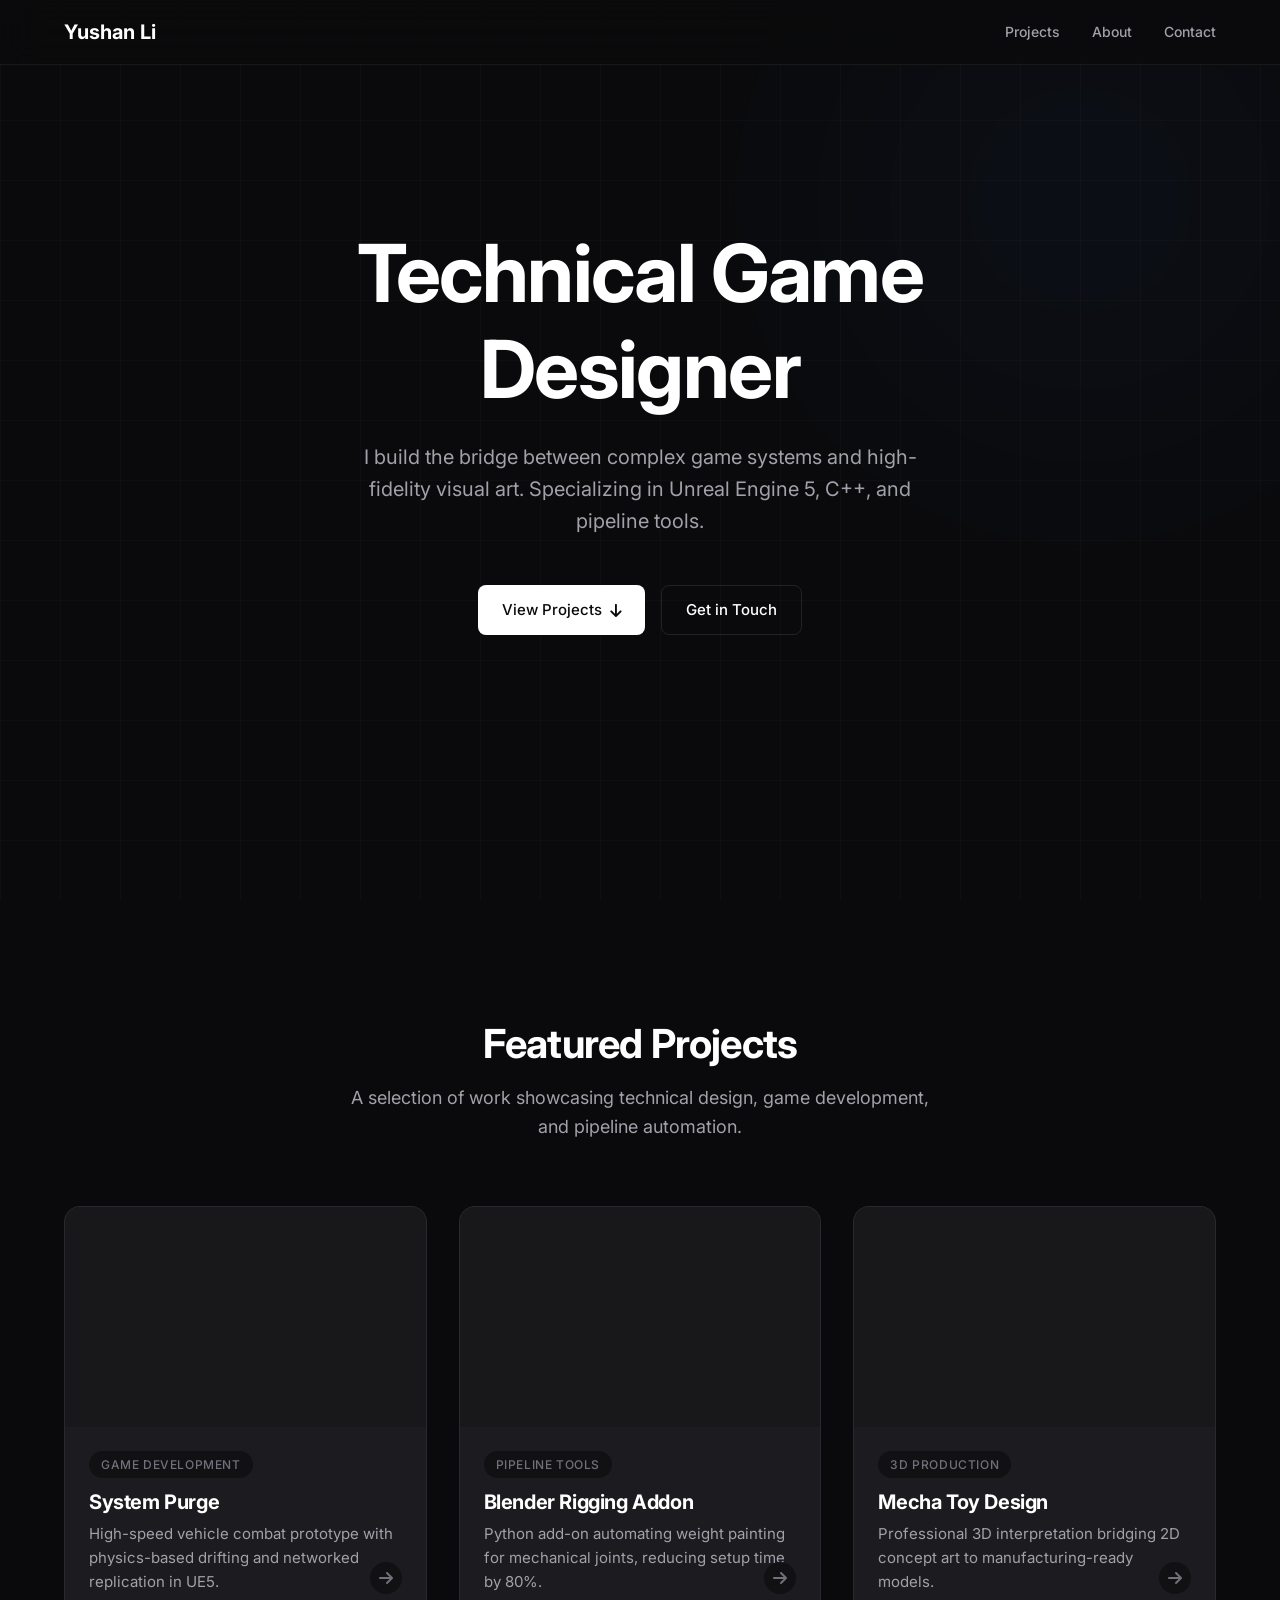
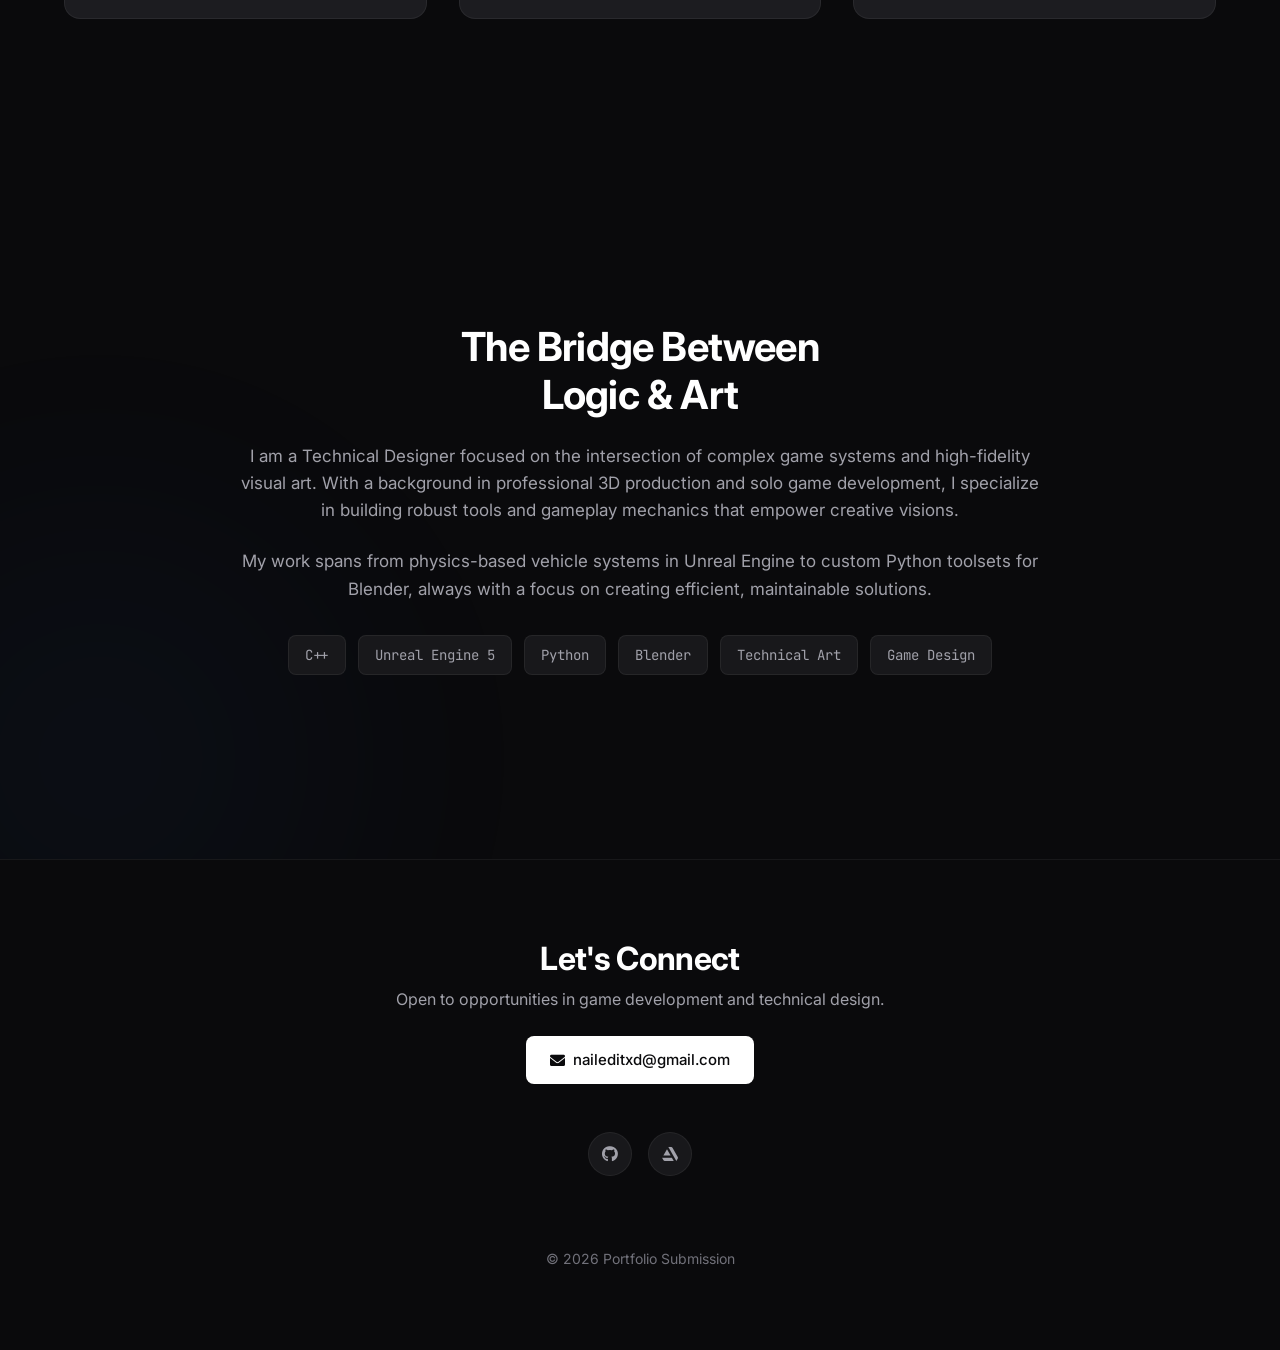
<file: index.html>
<!DOCTYPE html>
<html lang="en">

<head>
    <meta charset="UTF-8">
    <meta name="viewport" content="width=device-width, initial-scale=1.0">
    <title>Yushan Li - Technical Game Designer Portfolio</title>
    <meta name="description"
        content="Technical Game Designer specializing in Unreal Engine 5, C++, and Python. Creating the bridge between complex systems and high-fidelity visual art.">

    <!-- Styles -->
    <link rel="stylesheet" href="css/styles.css">
    <link href="https://cdnjs.cloudflare.com/ajax/libs/font-awesome/6.0.0/css/all.min.css" rel="stylesheet">
</head>

<body class="">

    <!-- Navigation -->
    <nav class="nav" style="transform: translateY(0px);">
        <div class="container nav-content">
            <a href="#" class="nav-logo">Yushan Li<br></a>
            <ul class="nav-links">
                <li><a href="#projects">Projects</a></li>

                <li><a href="#about">About</a></li>
                <li><a href="#contact">Contact</a></li>
            </ul>
        </div>
    </nav>

    <!-- Hero Section -->
    <section class="hero">
        <div class="bg-grid"></div>
        <div class="bg-gradient-radial" style="top: -200px; right: -200px;"></div>

        <div class="container hero-content">
            <!-- Badge Removed -->
            <!-- <div class="hero-badge">
                 <span class="">Available for opportunities</span>
            </div> -->

            <h1 class="">Technical Game<br>Designer</h1>

            <p class="hero-description">
                I build the bridge between complex game systems and high-fidelity visual art.
                Specializing in Unreal Engine 5, C++, and pipeline tools.
            </p>

            <div class="hero-cta">
                <a href="#projects" class="btn btn-primary">
                    <span class="">View Projects</span>
                    <i class="fas fa-arrow-down"></i>
                </a>
                <a href="#contact" class="btn btn-secondary">
                    <span class="">Get in Touch</span>
                </a>
            </div>
        </div>
    </section>

    <!-- Projects Section -->
    <section id="projects">
        <div class="container">
            <div class="section-header fade-in">
                <h2 class="">Featured Projects</h2>
                <p class="">A selection of work showcasing technical design, game development, and pipeline automation.
                </p>
            </div>

            <div class="projects-grid stagger-children">

                <!-- System Purge -->
                <a href="projects/system-purge.html" class="project-card system-purge"
                    style="opacity: 1; transform: translateY(0px); transition: none;">
                    <div class="project-card-image img-placeholder" data-media-type="image"
                        style="background-image: url(&quot;https://raw.githubusercontent.com/lys20001205/PortFWeb/main/assets/uploads/1769371151132_sp.jpg&quot;); background-size: 121%; background-position: 50% 86%;">

                    </div>
                    <div class="project-card-content">
                        <span class="project-card-tag">Game Development</span>
                        <h3 class="">System Purge</h3>
                        <p class="">High-speed vehicle combat prototype with physics-based drifting and networked
                            replication in
                            UE5.</p>
                    </div>
                    <div class="project-card-arrow">
                        <i class="fas fa-arrow-right"></i>
                    </div>
                </a>

                <!-- Blender Addon -->
                <a href="projects/blender-addon.html" class="project-card blender-addon"
                    style="transition: none; transform: translateY(0px); opacity: 1;">
                    <div class="project-card-image img-placeholder" data-media-type="image"
                        style="background-image: url(&quot;https://raw.githubusercontent.com/lys20001205/PortFWeb/main/assets/uploads/1769371364614_A0_1_RHX6UB1_TLYIW8XVJD.png&quot;); background-size: 100%; background-position: 50% 0%;">

                    </div>
                    <div class="project-card-content">
                        <span class="project-card-tag">Pipeline Tools</span>
                        <h3 class="">Blender Rigging Addon</h3>
                        <p class="">Python add-on automating weight painting for mechanical joints, reducing setup time
                            by 80%.
                        </p>
                    </div>
                    <div class="project-card-arrow">
                        <i class="fas fa-arrow-right"></i>
                    </div>
                </a>

                <!-- Mecha Toy Design -->
                <a href="projects/mecha-toy.html" class="project-card mecha-toy"
                    style="opacity: 1; transform: perspective(1000px) rotateX(0deg) rotateY(0deg) translateY(0px); transition: none;">
                    <div class="project-card-image img-placeholder" data-media-type="image"
                        style="background-image: url(&quot;https://raw.githubusercontent.com/lys20001205/PortFWeb/main/assets/uploads/1769371849931_unnamed.jpg&quot;); background-size: 100%; background-position: 50% 22%;">

                    </div>
                    <div class="project-card-content">
                        <span class="project-card-tag">3D Production</span>
                        <h3 class="">Mecha Toy Design</h3>
                        <p class="">Professional 3D interpretation bridging 2D concept art to manufacturing-ready
                            models.</p>
                    </div>
                    <div class="project-card-arrow">
                        <i class="fas fa-arrow-right"></i>
                    </div>
                </a>

            </div>
        </div>
    </section>

    <!-- About Section -->
    <section id="about" class="relative overflow-hidden">
        <div class="bg-gradient-radial" style="bottom: -300px; left: -300px;"></div>

        <div class="container">
            <div class="about-grid">
                <div class="about-content stagger-children">
                    <h2 class="">The Bridge Between<br>Logic &amp; Art</h2>

                    <p class="">
                        I am a Technical Designer focused on the intersection of complex game systems
                        and high-fidelity visual art. With a background in professional 3D production
                        and solo game development, I specialize in building robust tools and gameplay
                        mechanics that empower creative visions.
                    </p>

                    <p class="">
                        My work spans from physics-based vehicle systems in Unreal Engine to
                        custom Python toolsets for Blender, always with a focus on creating
                        efficient, maintainable solutions.
                    </p>

                    <div class="skills-list">
                        <span class="skill-tag">C++</span>
                        <span class="skill-tag">Unreal Engine 5</span>
                        <span class="skill-tag">Python</span>
                        <span class="skill-tag">Blender</span>
                        <span class="skill-tag">Technical Art</span>
                        <span class="skill-tag">Game Design</span>
                    </div>
                </div>
            </div>
        </div>
    </section>

    <!-- Contact / Footer -->
    <footer id="contact" class="footer">
        <div class="container footer-content">
            <div>
                <h2 class="">Let's Connect</h2>
                <p class="">Open to opportunities in game development and technical design.</p>
            </div>

            <a href="mailto:naileditxd@gmail.com" class="btn btn-primary">
                <i class="fas fa-envelope"></i>
                <span>naileditxd@gmail.com</span>
            </a>

            <div class="social-links">
                <a href="https://github.com/lys20001205" class="social-link" aria-label="GitHub" target="_blank" rel="noopener noreferrer">
                    <i class="fab fa-github"></i>
                </a>
                <a href="https://www.artstation.com/leexdxd3" class="social-link" aria-label="ArtStation" target="_blank" rel="noopener noreferrer">
                    <i class="fab fa-artstation"></i>
                </a>
            </div>

            <p style="margin-top: 48px; color: var(--text-muted); font-size: 0.875rem;" class="">
                © 2026 Portfolio Submission
            </p>
        </div>
    </footer>

    <!-- Scripts -->
    <script src="js/animations.js"></script>

    <!-- Visual Editor
    <button onclick="toggleEditor()" class="no-print"
        style="position: fixed; bottom: 20px; right: 20px; background: #3b82f6; color: white; border: none; padding: 12px 16px; border-radius: 50%; cursor: pointer; z-index: 9999; box-shadow: 0 4px 12px rgba(0,0,0,0.3);"
        title="Toggle Visual Editor">
        <i class="fas fa-pen"></i>
    </button>
    -->
    <script src="js/editor.js"></script>




</body>

</html>
</file>
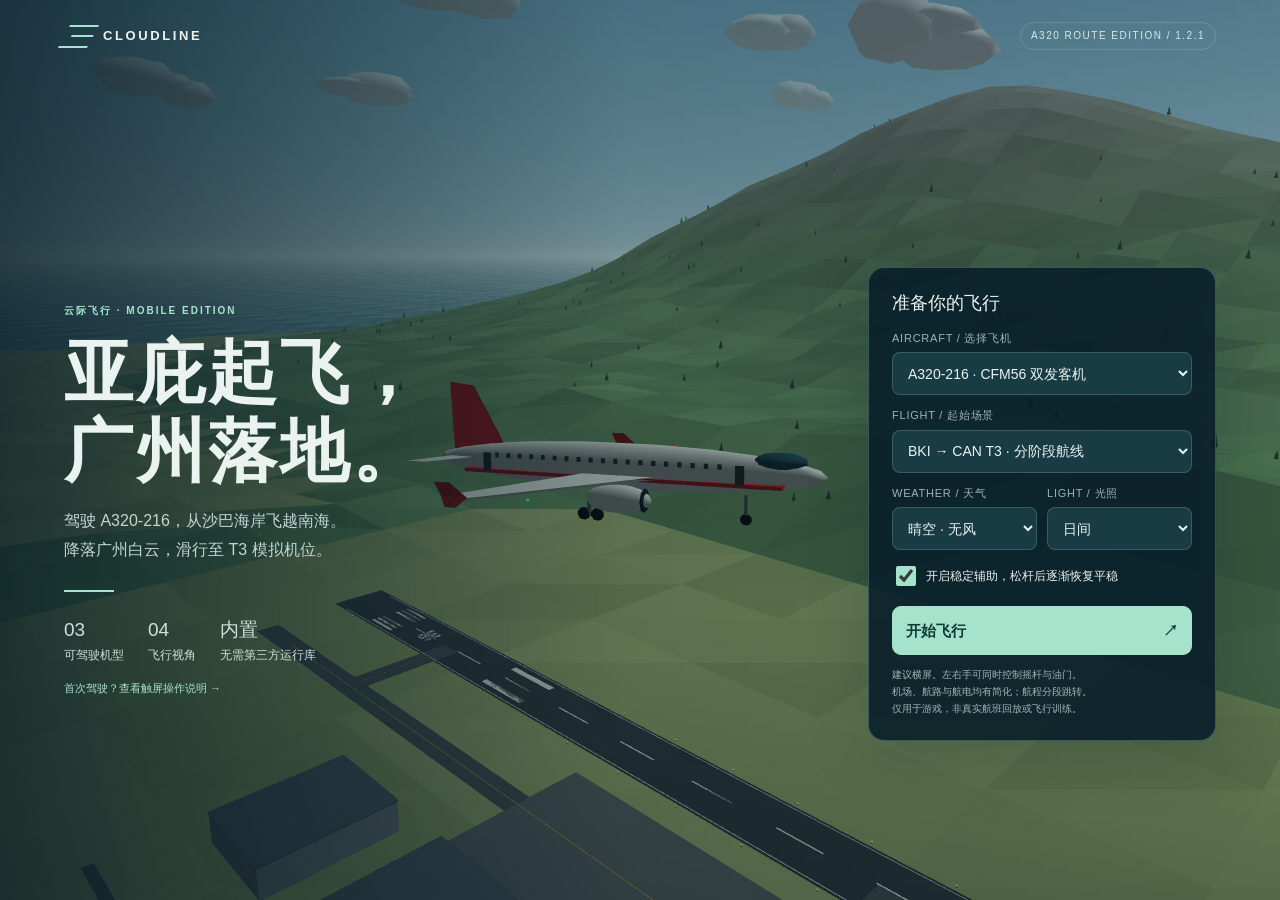
<file: cloudline/index.html>
<!doctype html>
<html lang="zh-CN"><head><meta charset="utf-8"><meta name="viewport" content="width=device-width,initial-scale=1,viewport-fit=cover"><meta name="theme-color" content="#102f39"><meta name="apple-mobile-web-app-capable" content="yes"><meta name="apple-mobile-web-app-status-bar-style" content="black-translucent"><meta name="description" content="云际飞行：手机触屏优先的 3D 飞行小游戏，A320-216 亚庇至广州 T3 航线版。"><title>云际飞行 · A320 启动修复版 1.2.1</title><link rel="stylesheet" href="./style.css?v=1.2.1"><style>
/* Startup status remains readable even when every script is blocked. */
#bootPanel{position:fixed;inset:0;z-index:150;display:flex;align-items:center;justify-content:center;padding:max(16px,env(safe-area-inset-top)) max(16px,env(safe-area-inset-right)) max(16px,env(safe-area-inset-bottom)) max(16px,env(safe-area-inset-left));background:rgba(9,29,39,.97);touch-action:pan-y;overflow:auto;pointer-events:auto}
#bootPanel .boot-card{max-width:560px;width:100%;max-height:95dvh;overflow:auto;touch-action:pan-y;padding:18px;border:1px solid #587c83;border-radius:14px;background:#102f39}
#bootPanel h2{font-size:20px;margin:10px 0}#bootPanel p{line-height:1.7;font-size:13px;margin:9px 0;white-space:pre-wrap;overflow-wrap:anywhere}
#bootDetails{font:11px/1.5 monospace;max-height:105px;overflow:auto;white-space:pre-wrap;overflow-wrap:anywhere;color:#c2ded5;user-select:text;-webkit-user-select:text;touch-action:pan-y}
#bootPanel .boot-actions{display:flex;align-items:center;gap:14px;margin-top:12px}#bootPanel .boot-actions a{font-size:12px;color:#a6e3cd;text-decoration:underline}#bootPanel summary{cursor:pointer;font-size:12px;color:#b1d2cb;touch-action:manipulation}
</style></head>
<body>
<canvas id="scene" aria-label="三维飞行场景"></canvas><div id="screenShade"></div><canvas id="overlay"></canvas>
<div id="loading" class="hidden">正在启动游戏…</div>
<div id="menu">
 <div class="menu-head"><div class="logo"><i class="logo-mark"></i>CLOUDLINE</div><div class="edition">A320 ROUTE EDITION / 1.2.1</div></div>
 <div class="menu-content">
  <div class="hero"><div class="eyebrow">云际飞行 · MOBILE EDITION</div><h1>亚庇起飞，<br>广州落地。</h1><p class="sub">驾驶 A320-216，从沙巴海岸飞越南海。<br>降落广州白云，滑行至 T3 模拟机位。</p><div class="hero-rule"></div><div class="hero-bottom"><div><b>03</b>可驾驶机型</div><div><b>04</b>飞行视角</div><div><b>内置</b>无需第三方运行库</div></div><button class="help-link" id="menuHelp">首次驾驶？查看触屏操作说明 →</button></div>
  <div class="setup"><h2>准备你的飞行</h2>
   <div class="field"><label for="aircraftSelect">AIRCRAFT / 选择飞机</label><select id="aircraftSelect"><option value="a320">A320-216 · CFM56 双发客机</option><option value="light">L-4 · 单发教练机　容易上手</option><option value="jet">J-120 · 双发客机　动作更沉稳</option></select></div>
   <div class="field"><label for="modeSelect">FLIGHT / 起始场景</label><select id="modeSelect"><option value="bki_can">BKI → CAN T3 · 分阶段航线</option><option value="can_approach">广州进近 · A320 着陆练习</option><option value="can_taxi">T3 滑行 · 已在跑道着陆</option><option value="free">空中自由飞行 · 推荐第一次玩</option><option value="runway">跑道起飞 · 从静止滑跑开始</option><option value="landing">降落练习 · 已对正 36 跑道</option><option value="lesson">航线挑战 · 起飞并穿越引导圈</option></select></div>
   <div class="split"><div class="field"><label for="weatherSelect">WEATHER / 天气</label><select id="weatherSelect"><option value="clear">晴空 · 无风</option><option value="breeze">微风 · 侧风</option><option value="turbulent">轻度颠簸</option></select></div><div class="field"><label for="timeSelect">LIGHT / 光照</label><select id="timeSelect"><option value="day">日间</option><option value="golden">黄昏</option><option value="night">夜航</option></select></div></div>
   <label class="check"><input id="assistSelect" type="checkbox" checked> 开启稳定辅助，松杆后逐渐恢复平稳</label>
   <button class="primary start" id="startBtn" disabled><span>开始飞行</span><span>↗</span></button><div class="note">建议横屏。左右手可同时控制摇杆与油门。<br>机场、航路与航电均有简化；航程分段跳转。<br>仅用于游戏，非真实航班回放或飞行训练。</div>
  </div>
 </div>
</div>
<div id="flightUI" class="hidden">
 <div class="top"><div class="logo"><i class="logo-mark"></i>CLOUDLINE<span class="tiny-status" id="flightBadge">L-4 / FREE FLIGHT</span></div><div class="top-actions"><button id="soundBtn" aria-label="切换声音">静音</button><button id="viewBtn">追尾</button><button id="systemsBtn">系统</button><button id="pauseBtn" aria-label="暂停">Ⅱ</button></div></div>
 <div class="readouts"><div class="readout"><small>AIRSPEED / 空速</small><b id="ias">0</b><em>KT</em><div class="secondary" id="gs">地速 0 kt</div></div><div class="readout"><small>ALTITUDE / 海拔</small><b id="alt">0</b><em>FT</em><div class="secondary" id="agl">离地 0 ft</div></div><div class="readout"><small>VERTICAL / 升降</small><b id="vs">0</b><em>FPM</em><div class="secondary" id="load">载荷 1.0 G</div></div><div class="readout"><small>HEADING / 航向</small><b id="hdg">000</b><em>°</em><div class="secondary" id="navText">跑道 36 / 18</div></div></div>
 <button class="map-box" id="mapBtn" aria-label="打开导航地图"><canvas id="miniMap" width="280" height="240"></canvas><div class="map-label"><span>N ↑ / ISLAND 01</span><span id="mapDist">0.0 NM</span></div></button>
 <div id="routePanel" class="route-panel hidden"><div class="route-title"><b>BKI → CAN <span>T3</span></b><small id="routePhase"></small></div><div class="route-progress"><i id="routeFill"></i></div><div class="route-actions"><button id="guideBtn">教学领航：关</button><button id="routeNext">跳至巡航</button><button id="routeInfoBtn">航路</button></div><small id="routeStatus"></small></div>
 <div class="instructor" id="instructor"></div><div class="warning hidden" id="warning"></div>
 <div class="footer-info" id="footerInfo">晴空 · 追尾视角 · 稳定辅助</div><div id="pfdWrap"><canvas id="pfd" width="552" height="216"></canvas></div>
 <div class="systems-bar"><button id="flapsBtn">襟翼<b>0 / 3</b></button><button id="gearBtn">起落架<b>已放下</b></button><button id="apBtn">自动驾驶<b>AP 关</b></button><button id="brakeBtn" aria-label="按住刹车">按住<b>刹车</b></button></div>
 <div class="stick-group"><div class="stick-label">向下拉：抬头 / 左右：倾斜</div><div class="stick" id="stick" role="slider" tabindex="0" aria-label="飞行操纵摇杆"><div class="limits"></div><div class="knob" id="knob"></div></div><div class="rudders"><button id="rudderL" aria-label="按住左方向舵">◀ 左舵</button><button id="rudderR" aria-label="按住右方向舵">右舵 ▶</button></div></div>
 <div class="throttle-group"><div class="throttle-title">THROTTLE / 油门</div><div class="throttle" id="throttle" role="slider" tabindex="0" aria-label="发动机油门" aria-valuemin="0" aria-valuemax="100"><div class="ticks"></div><div class="fill" id="thrFill"></div><div class="handle" id="thrHandle"></div></div><div class="power-readout" id="thrValue">0%</div></div>
 <div class="desktop-help">W/S 推拉杆 · A/D 横滚 · Q/E 方向舵 · +/- 油门 · F 襟翼 · G 起落架 · 空格刹车 · V 视角 · P 暂停</div>
</div>
<div id="toast" class="toast off"></div>
<div id="pauseModal" class="modal hidden"><div class="modal-card" style="max-width:430px"><div class="eyebrow">FLIGHT PAUSED</div><h2 style="margin:10px 0">飞行已暂停</h2><p>切换应用或离开页面时，游戏也会自动暂停。</p><div class="modal-actions"><button class="primary" id="resumeBtn">继续飞行</button><button id="restartBtn">重新开始</button><button id="hangarBtn">回到机库</button></div></div></div>
<div id="systemsModal" class="modal hidden"><div class="modal-card"><div class="modal-head"><h2>飞行系统</h2><button id="closeSystems" aria-label="关闭系统设置">×</button></div>
 <div class="systems-grid"><div><div class="section-title">AIRCRAFT / 飞机</div><div class="form-row"><span>发动机</span><button id="engineBtn">运转中</button></div><div class="form-row"><span>减速板 / 空气刹车</span><button id="speedbrakeBtn">收起</button></div><div class="form-row"><span>俯仰配平 <span id="trimValue">0</span></span><div><button id="trimDown">−</button> <button id="trimUp">＋</button></div></div><div class="form-row"><label for="assistToggle">稳定辅助</label><input type="checkbox" id="assistToggle" checked></div><div class="form-row"><label for="invertToggle">反转摇杆俯仰方向</label><input type="checkbox" id="invertToggle"></div><div class="field"><label for="sensitivity">操纵灵敏度</label><input type="range" min="0.45" max="1.5" step="0.05" value="0.8" id="sensitivity"></div></div>
 <div><div class="section-title">ENVIRONMENT / 环境</div><div class="form-row"><label for="weatherLive">天气</label><select id="weatherLive"><option value="clear">晴空 · 无风</option><option value="breeze">微风 · 侧风</option><option value="turbulent">轻度颠簸</option></select></div><div class="form-row"><label for="timeLive">光照</label><select id="timeLive"><option value="day">日间</option><option value="golden">黄昏</option><option value="night">夜航</option></select></div><div class="form-row"><label for="quality">画质 / 分辨率</label><select id="quality"><option value="0.8">省电</option><option value="1" selected>均衡 · 手机推荐</option><option value="1.6">高清</option></select></div><div class="form-row"><span>声音</span><button id="soundSystems">关闭</button></div><button id="fullscreenBtn" style="width:100%">尝试全屏</button><p style="font-size:10px;margin-top:8px">部分手机浏览器不支持网页主动全屏；横屏仍可正常使用。</p></div></div>
 <div class="section-title">AUTOPILOT / 高度、航向与速度保持</div><div class="ap-fields"><label>高度 FT<input id="apAlt" type="number" min="300" max="41000" step="100"></label><label>航向 °<input id="apHdg" type="number" min="0" max="359" step="5"></label><label>空速 KT<input id="apSpeed" type="number" min="60" max="340" step="5"></label></div><div class="modal-actions"><button id="apApply">接通并应用目标</button><button id="returnBtn">设定返机场航向</button><button id="systemHelp">操作说明</button></div><p style="font-size:10px;margin-top:11px">AP 不会自动避障或自动落地。接管摇杆会断开 AP。返机场只设置航向与安全高度目标，仍需检查地形。</p>
 </div></div>
<div id="helpModal" class="modal hidden"><div class="modal-card"><div class="modal-head"><h2>第一次飞行</h2><button id="closeHelp" aria-label="关闭帮助">×</button></div><p>优先选择「L-4 教练机 + 空中自由飞行 + 稳定辅助」。无需先完成起飞，就能熟悉操纵。</p><div class="help-grid"><div><h3>01 / 手机操纵</h3><p>左摇杆向下：抬机头；向上：压低机头。左右推动：机翼左右倾斜。<br>右滑杆向上：增加油门。双手可以同时操作。轻推后松手，避免反复打满杆。</p></div><div><h3>02 / 起飞</h3><p>油门推满，沿跑道滑跑。按屏幕提示达到抬轮速度，再轻拉杆。离地后保持小幅抬头，收襟翼；客机还需收起落架。速度明显下降时，适当放低机头。</p></div><div><h3>03 / 降落练习</h3><p>场景会预先对正跑道并放下襟翼、起落架。围绕提示空速小幅调整动力和姿态。接近地面时轻拉杆减小下降率，再收油门。接地后按住刹车。</p></div><div><h3>04 / 视角与自动驾驶</h3><p>点击「追尾」循环切换驾驶舱、机翼与环绕视角。拖动场景可暂时环顾，双击回正。AP 保持当前高度、航向和空速，手动压杆后退出。</p></div></div><p><span class="key">W / ↑</span> 推杆低头　<span class="key">S / ↓</span> 拉杆抬头　<span class="key">A D</span> 横滚　<span class="key">Q E</span> 方向舵<br><span class="key">+ −</span> 油门　<span class="key">F</span> 襟翼　<span class="key">G</span> 起落架　<span class="key">空格</span> 刹车　<span class="key">V</span> 视角　<span class="key">P</span> 暂停　<span class="key">H</span> AP　<span class="key">R</span> 重开</p><p style="font-size:10px;margin-top:15px">这是虚构场景中的简化模拟，不包含真实机型操作程序、全球地景、真实天气、空管或认证飞行性能。上述速度和辅助逻辑只适用于这个游戏。</p></div></div>
<div id="mapModal" class="modal hidden"><div class="modal-card" style="max-width:540px"><div class="modal-head"><h2>岛屿导航</h2><button id="closeMap" aria-label="关闭地图">×</button></div><canvas id="bigMap" width="800" height="650"></canvas><p id="mapDetails" style="margin-top:10px"></p></div></div>
<div id="resultModal" class="modal hidden"><div class="modal-card" style="max-width:450px"><div class="eyebrow" id="resultEyebrow">FLIGHT REPORT</div><h2 id="resultTitle" style="margin:10px 0">本次飞行结束</h2><div class="result-number" id="resultNumber">—</div><p id="resultReason"></p><div class="result-stats" id="resultStats"></div><div class="modal-actions"><button class="primary" id="retryResult">重试本场景</button><button id="freeResult">从空中开始</button><button id="hangarResult">机库</button></div></div></div>
<div id="fatal" class="hidden"><div class="inner"><h2>场景暂时无法运行</h2><p id="fatalText"></p><button onclick="location.reload()">重新加载</button></div></div>
<noscript><div style="position:fixed;inset:0;background:#12323e;color:white;padding:40px;z-index:200">此游戏需要运行 JavaScript 和 WebGL。附件预览不一定支持，请在支持执行 HTML 的浏览器环境打开。</div></noscript>

<div id="bootPanel" role="status" aria-live="polite" style="position:fixed;inset:0;z-index:150;display:flex;background:#102f39;color:#ebf3f1;padding:20px;overflow:auto">
 <div class="boot-card"><div class="eyebrow">CLOUDLINE · 启动修复 1.2.1</div>
 <h2 id="bootTitle">尚未确认游戏脚本启动</h2>
 <p id="bootStep">这段是静态页面说明，不是加载进度。若一直停在这里，当前打开方式可能未执行 JavaScript，或启动脚本未能加载。</p>
 <p id="bootAdvice">聊天附件预览可能只显示页面。游戏需要能够执行 JavaScript 和 WebGL 的浏览器环境；延长等待不能解除脚本限制。</p>
 <details open><summary>启动诊断</summary><pre id="bootDetails">状态：未检测到启动脚本执行。</pre></details>
 <div class="boot-actions"><button id="bootCopy" disabled>复制诊断信息</button><a href="">重新打开本页</a></div>
 </div>
</div>
<script src="./boot.js?v=1.2.1"></script>
<script src="./engine.js"></script>
<script src="./world.js"></script>
<script src="./routes.js"></script>
<script src="./flight.js"></script>
<script src="./app.js"></script>
</body></html>
</file>
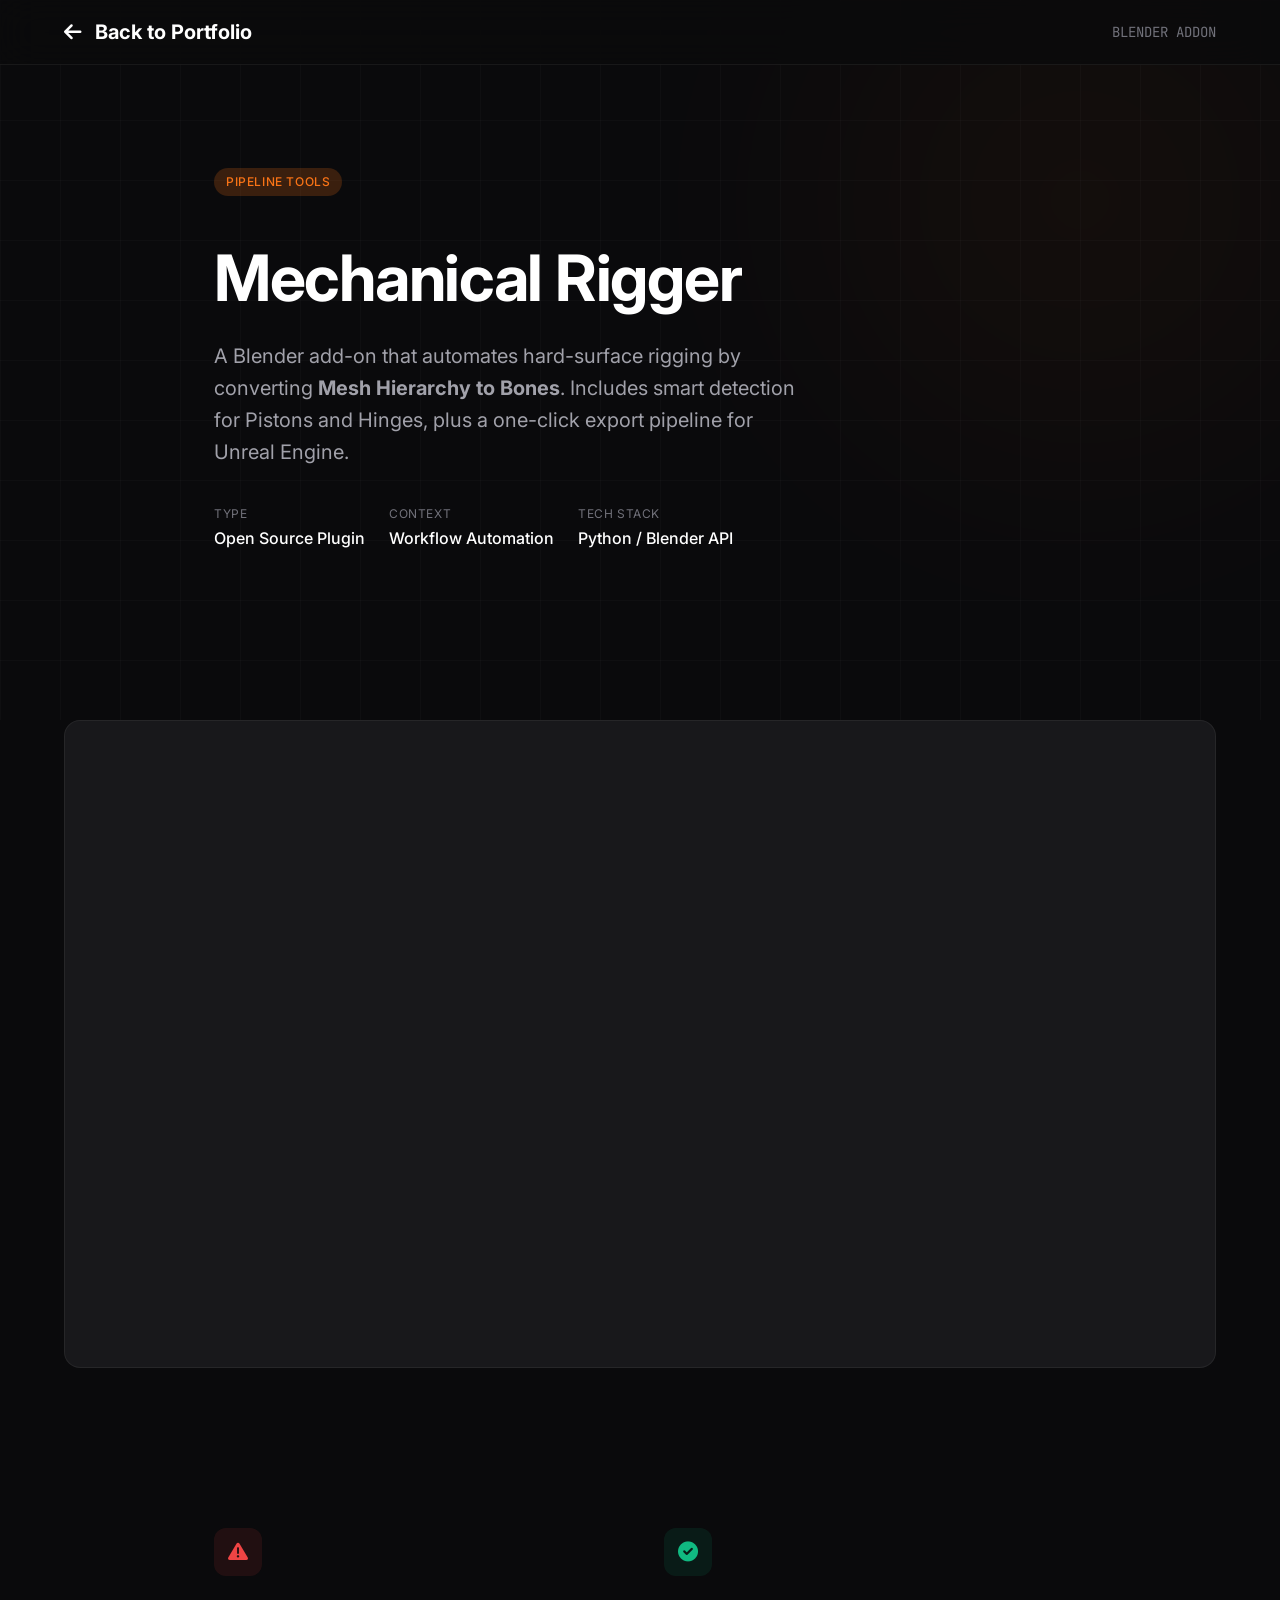
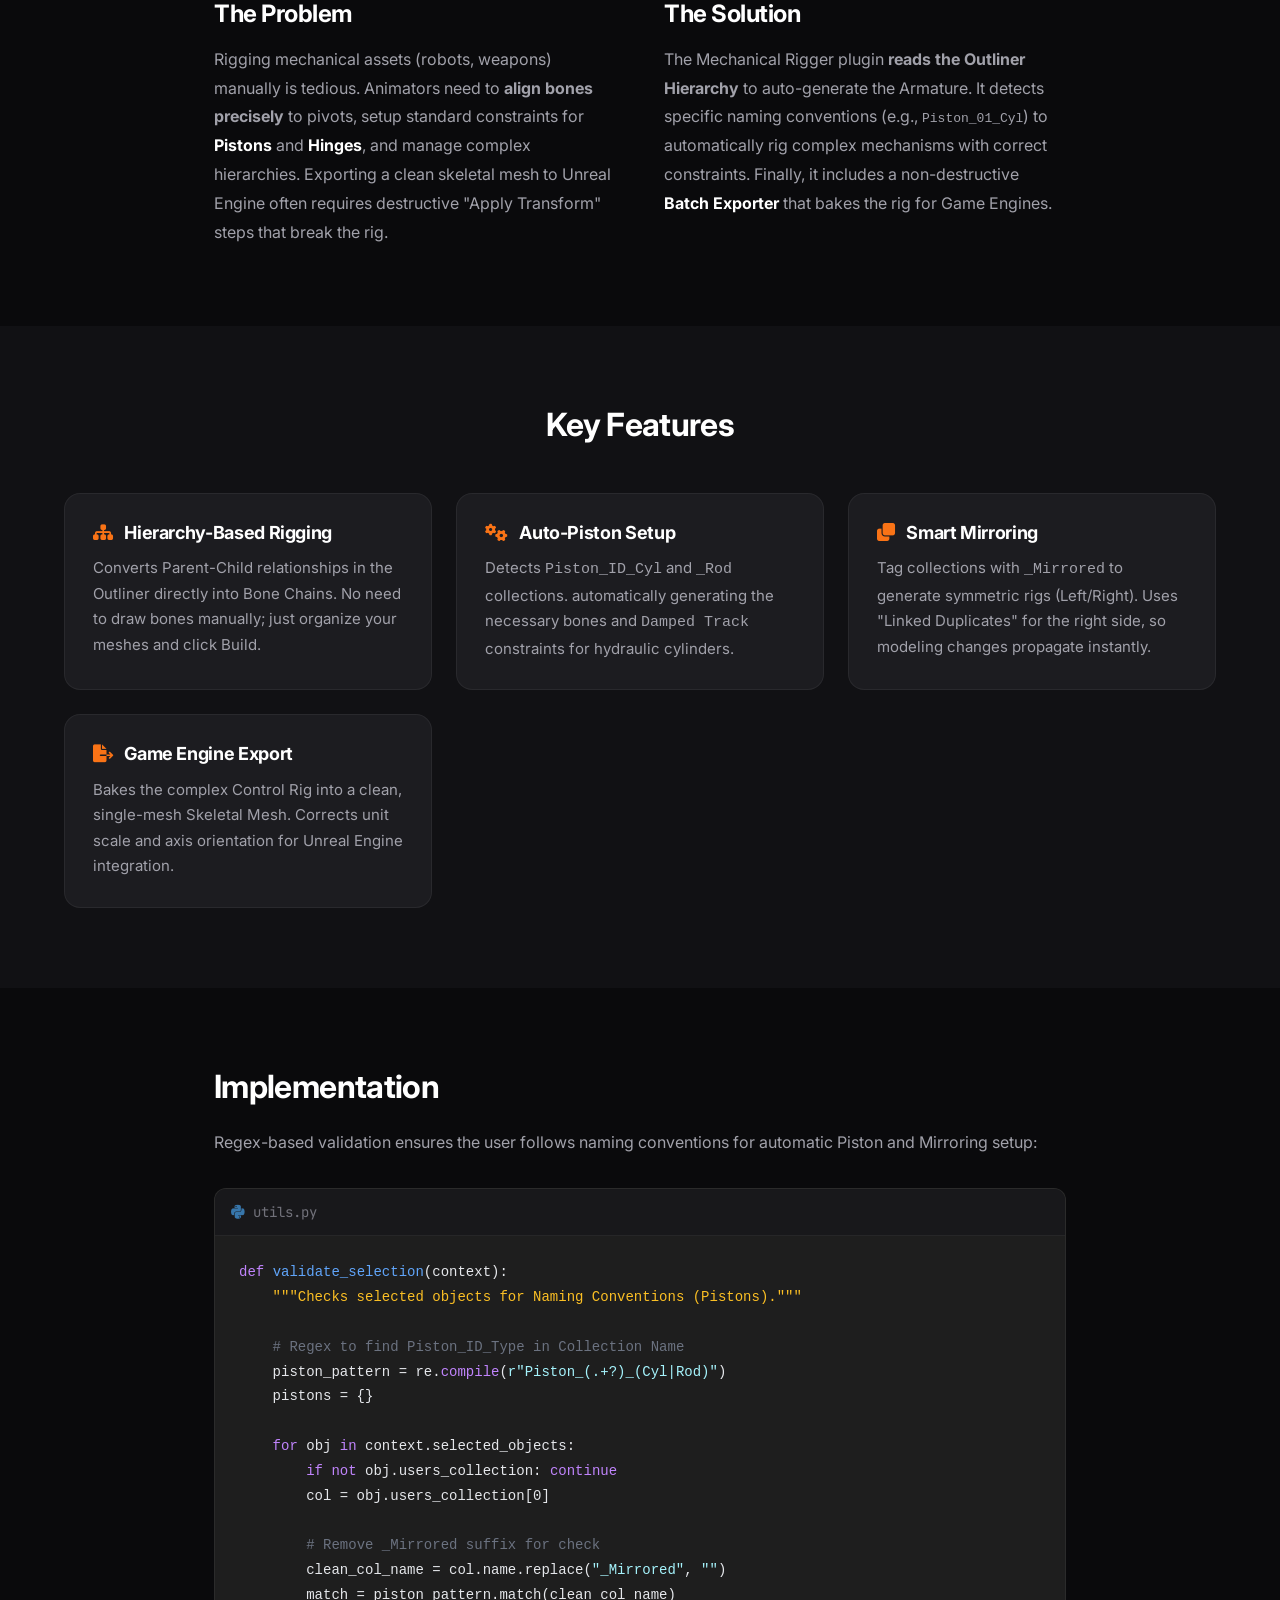
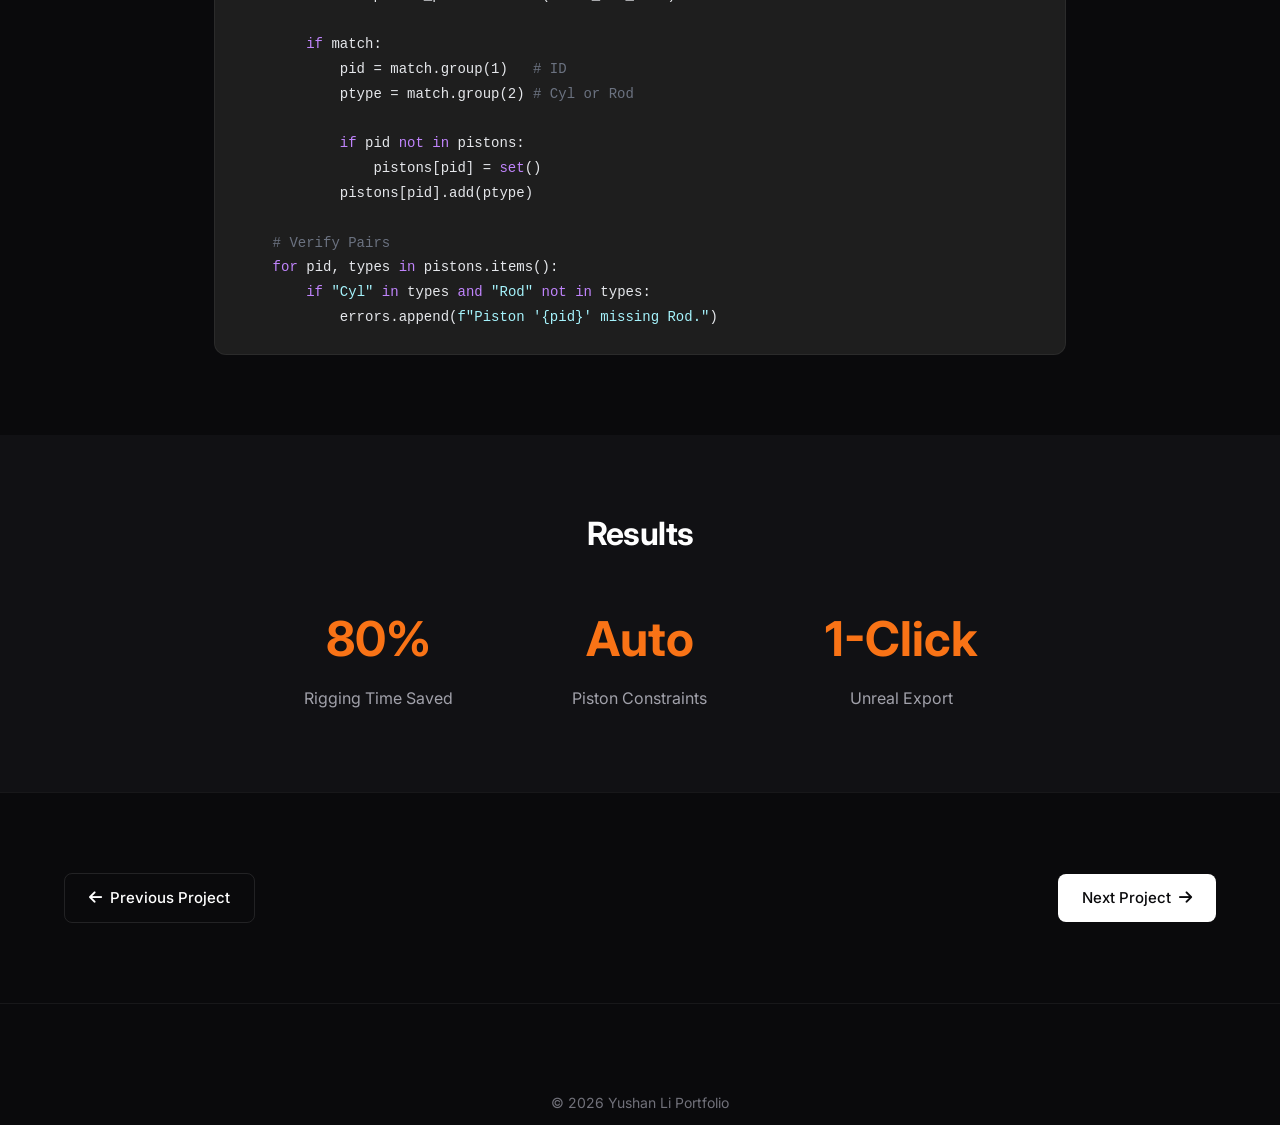
<file: projects/blender-addon.html>
<!DOCTYPE html>
<html lang="en">

<head>
    <meta charset="UTF-8">
    <meta name="viewport" content="width=device-width, initial-scale=1.0">
    <title>Mechanical Rigger - Hard Surface Automation | Yushan Li</title>
    <meta name="description"
        content="Blender plugin for automating mechanical rigging via hierarchy, supporting pistons, hinges, and Game Engine export.">

    <!-- Styles -->
    <link rel="stylesheet" href="../css/styles.css">
    <link href="https://cdnjs.cloudflare.com/ajax/libs/font-awesome/6.0.0/css/all.min.css" rel="stylesheet">

    <style>
        /* Project-specific accent override - orange for Blender */
        :root {
            --project-accent: var(--blender-addon-accent);
            --project-glow: var(--blender-addon-glow);
        }

        .accent-border {
            border-color: var(--project-accent);
        }

        .accent-text {
            color: var(--project-accent);
        }

        .accent-bg {
            background-color: var(--project-accent);
        }
    </style>
</head>

<body class="">

    <!-- Navigation -->
    <nav class="nav nav-scrolled" style="transform: translateY(0px);">
        <div class="container nav-content">
            <a href="../index.html" class="nav-logo">
                <i class="fas fa-arrow-left" style="margin-right: 8px;"></i>
                Back to Portfolio
            </a>
            <span class="font-mono" style="color: var(--text-muted); font-size: 0.875rem;">BLENDER ADDON</span>
        </div>
    </nav>

    <!-- Hero Section -->
    <section class="hero" style="min-height: 80vh; padding-top: 120px;">
        <div class="bg-grid"></div>
        <div class="bg-gradient-radial"
            style="top: -200px; right: -200px; background: radial-gradient(circle, var(--blender-addon-accent) 0%, transparent 70%);">
        </div>

        <div class="container" style="max-width: 900px;">
            <div class="fade-in visible" style="margin-bottom: 32px;">
                <span class="project-card-tag"
                    style="background: var(--blender-addon-glow); color: var(--blender-addon-accent);">
                    Pipeline Tools
                </span>
            </div>

            <h1 class="fade-in visible"
                style="font-size: clamp(2.5rem, 6vw, 4rem); margin-bottom: 24px; animation-delay: 0.1s;">
                Mechanical Rigger
            </h1>

            <p class="hero-description fade-in visible"
                style="text-align: left; margin: 0 0 32px; animation-delay: 0.2s;">
                A Blender add-on that automates hard-surface rigging by converting <strong>Mesh Hierarchy to
                    Bones</strong>.
                Includes smart detection for Pistons and Hinges, plus a one-click export pipeline for Unreal Engine.
            </p>

            <!-- Meta Info -->
            <div class="fade-in visible" style="display: flex; flex-wrap: wrap; gap: 24px; animation-delay: 0.3s;">
                <div>
                    <span
                        style="color: var(--text-muted); font-size: 0.75rem; text-transform: uppercase; letter-spacing: 0.05em;"
                        class="">Type</span>
                    <p style="color: var(--text-primary); font-weight: 500;" class="">Open Source Plugin</p>
                </div>
                <div>
                    <span
                        style="color: var(--text-muted); font-size: 0.75rem; text-transform: uppercase; letter-spacing: 0.05em;"
                        class="">Context</span>
                    <p style="color: var(--text-primary); font-weight: 500;" class="">Workflow Automation</p>
                </div>
                <div>
                    <span
                        style="color: var(--text-muted); font-size: 0.75rem; text-transform: uppercase; letter-spacing: 0.05em;"
                        class="">Tech
                        Stack</span>
                    <p style="color: var(--text-primary); font-weight: 500;" class="">Python / Blender API</p>
                </div>
            </div>
        </div>
    </section>

    <!-- Hero Media -->
    <section style="padding: 0 0 80px;">
        <div class="container">
            <div class="fade-in img-placeholder visible"
                style="aspect-ratio: 16 / 9; background-position-x: ; background-position-y: ; background-size: ; background-repeat: ; background-attachment: ; background-origin: ; background-clip: ; background-color: ; border-radius: 16px; border: 1px solid var(--border-subtle); display: flex; align-items: center; justify-content: center; color: var(--text-muted); overflow: hidden;"
                data-media-type="video">

                <video muted class="media-preview"
                    src="https://raw.githubusercontent.com/lys20001205/PortFWeb/main/assets/uploads/1769374002728_ba.mp4"
                    autoplay="" loop="" playsinline=""
                    style="position: absolute; top: 0px; left: 0px; width: 100%; height: 100%; object-fit: cover; z-index: 1;"></video>
            </div>
        </div>
    </section>

    <!-- Problem / Solution -->
    <section style="padding: 80px 0;">
        <div class="container" style="max-width: 900px;">
            <div style="display: grid; grid-template-columns: 1fr 1fr; gap: 48px;">

                <div class="fade-in-left">
                    <div style="
                        width: 48px;
                        height: 48px;
                        background: rgba(239, 68, 68, 0.1);
                        border-radius: 12px;
                        display: flex;
                        align-items: center;
                        justify-content: center;
                        margin-bottom: 24px;
                    ">
                        <i class="fas fa-exclamation-triangle" style="color: #ef4444; font-size: 1.25rem;"></i>
                    </div>
                    <h2 style="font-size: 1.5rem; margin-bottom: 16px;" class="">The Problem</h2>
                    <p style="color: var(--text-secondary); line-height: 1.8;" class="">
                        Rigging mechanical assets (robots, weapons) manually is tedious.
                        Animators need to <strong>align bones precisely</strong> to pivots, setup standard constraints
                        for
                        <strong style="color: var(--text-primary);">Pistons</strong> and <strong
                            style="color: var(--text-primary);">Hinges</strong>,
                        and manage complex hierarchies. Exporting a clean skeletal mesh to Unreal Engine often requires
                        destructive "Apply Transform" steps that break the rig.
                    </p>
                </div>

                <div class="fade-in-right">
                    <div style="
                        width: 48px;
                        height: 48px;
                        background: rgba(16, 185, 129, 0.1);
                        border-radius: 12px;
                        display: flex;
                        align-items: center;
                        justify-content: center;
                        margin-bottom: 24px;
                    ">
                        <i class="fas fa-check-circle" style="color: #10b981; font-size: 1.25rem;"></i>
                    </div>
                    <h2 style="font-size: 1.5rem; margin-bottom: 16px;" class="">The Solution</h2>
                    <p style="color: var(--text-secondary); line-height: 1.8;" class="">
                        The Mechanical Rigger plugin <strong>reads the Outliner Hierarchy</strong> to auto-generate the
                        Armature.
                        It detects specific naming conventions (e.g., <code>Piston_01_Cyl</code>) to automatically rig
                        complex mechanisms
                        with correct constraints. Finally, it includes a non-destructive
                        <strong style="color: var(--text-primary);">Batch Exporter</strong> that bakes the rig for Game
                        Engines.
                    </p>
                </div>

            </div>
        </div>
    </section>

    <!-- Features -->
    <section style="padding: 80px 0; background: var(--bg-secondary);">
        <div class="container">
            <div class="fade-in">
                <h2 style="font-size: 2rem; margin-bottom: 48px; text-align: center;" class="">Key Features</h2>
            </div>

            <div style="display: grid; grid-template-columns: repeat(auto-fit, minmax(280px, 1fr)); gap: 24px;">

                <div class="fade-in" style="
                    background: var(--bg-card);
                    border: 1px solid var(--border-subtle);
                    border-radius: 16px;
                    padding: 28px;
                ">
                    <h3 style="font-size: 1.125rem; margin-bottom: 12px;" class="">
                        <i class="fas fa-sitemap" style="color: var(--blender-addon-accent); margin-right: 8px;"></i>
                        Hierarchy-Based Rigging
                    </h3>
                    <p style="color: var(--text-secondary); font-size: 0.9375rem; line-height: 1.7;" class="">
                        Converts Parent-Child relationships in the Outliner directly into Bone Chains.
                        No need to draw bones manually; just organize your meshes and click Build.
                    </p>
                </div>

                <div class="fade-in" style="
                    background: var(--bg-card);
                    border: 1px solid var(--border-subtle);
                    border-radius: 16px;
                    padding: 28px;
                ">
                    <h3 style="font-size: 1.125rem; margin-bottom: 12px;" class="">
                        <i class="fas fa-cogs" style="color: var(--blender-addon-accent); margin-right: 8px;"></i>
                        Auto-Piston Setup
                    </h3>
                    <p style="color: var(--text-secondary); font-size: 0.9375rem; line-height: 1.7;" class="">
                        Detects <code>Piston_ID_Cyl</code> and <code>_Rod</code> collections. automatically
                        generating the necessary bones and <code>Damped Track</code> constraints for hydraulic
                        cylinders.
                    </p>
                </div>

                <div class="fade-in" style="
                    background: var(--bg-card);
                    border: 1px solid var(--border-subtle);
                    border-radius: 16px;
                    padding: 28px;
                ">
                    <h3 style="font-size: 1.125rem; margin-bottom: 12px;" class="">
                        <i class="fas fa-clone" style="color: var(--blender-addon-accent); margin-right: 8px;"></i>
                        Smart Mirroring
                    </h3>
                    <p style="color: var(--text-secondary); font-size: 0.9375rem; line-height: 1.7;" class="">
                        Tag collections with <code>_Mirrored</code> to generate symmetric rigs (Left/Right).
                        Uses "Linked Duplicates" for the right side, so modeling changes propagate instantly.
                    </p>
                </div>

                <div class="fade-in" style="
                    background: var(--bg-card);
                    border: 1px solid var(--border-subtle);
                    border-radius: 16px;
                    padding: 28px;
                ">
                    <h3 style="font-size: 1.125rem; margin-bottom: 12px;" class="">
                        <i class="fas fa-file-export"
                            style="color: var(--blender-addon-accent); margin-right: 8px;"></i>
                        Game Engine Export
                    </h3>
                    <p style="color: var(--text-secondary); font-size: 0.9375rem; line-height: 1.7;" class="">
                        Bakes the complex Control Rig into a clean, single-mesh Skeletal Mesh.
                        Corrects unit scale and axis orientation for Unreal Engine integration.
                    </p>
                </div>

            </div>
        </div>
    </section>

    <!-- Code Example -->
    <section style="padding: 80px 0;">
        <div class="container" style="max-width: 900px;">
            <div class="fade-in">
                <h2 style="font-size: 2rem; margin-bottom: 24px;" class="">Implementation</h2>
                <p style="color: var(--text-secondary); margin-bottom: 32px;" class="">
                    Regex-based validation ensures the user follows naming conventions for automatic Piston and
                    Mirroring setup:
                </p>

                <div style="
                    background: #1e1e1e;
                    border-radius: 12px;
                    border: 1px solid var(--border-subtle);
                    overflow: hidden;
                ">
                    <div style="
                        padding: 12px 16px;
                        background: var(--bg-tertiary);
                        border-bottom: 1px solid var(--border-subtle);
                        display: flex;
                        align-items: center;
                        gap: 8px;
                    ">
                        <i class="fab fa-python" style="color: #3776ab;"></i>
                        <span class="font-mono" style="color: var(--text-muted); font-size: 0.875rem;">utils.py</span>
                    </div>
                    <pre style="
                        padding: 24px;
                        margin: 0;
                        overflow-x: auto;
                        font-family: var(--font-mono);
                        font-size: 0.875rem;
                        line-height: 1.7;
                        color: #e5e7eb;
                    "><code><span style="color: #c084fc;" class="">def</span> <span style="color: #60a5fa;" class="">validate_selection</span>(context):
    <span style="color: #fbbf24;" class="">"""Checks selected objects for Naming Conventions (Pistons)."""</span>
    
    <span style="color: #6b7280;" class=""># Regex to find Piston_ID_Type in Collection Name</span>
    piston_pattern = re.<span style="color: #c084fc;" class="">compile</span>(<span style="color: #a5f3fc;" class="">r"Piston_(.+?)_(Cyl|Rod)"</span>)
    pistons = {}

    <span style="color: #c084fc;" class="">for</span> obj <span style="color: #c084fc;" class="">in</span> context.selected_objects:
        <span style="color: #c084fc;" class="">if</span> <span style="color: #c084fc;" class="">not</span> obj.users_collection: <span style="color: #c084fc;" class="">continue</span>
        col = obj.users_collection[0]
        
        <span style="color: #6b7280;" class=""># Remove _Mirrored suffix for check</span>
        clean_col_name = col.name.replace(<span style="color: #a5f3fc;" class="">"_Mirrored"</span>, <span style="color: #a5f3fc;" class="">""</span>)
        match = piston_pattern.match(clean_col_name)

        <span style="color: #c084fc;" class="">if</span> match:
            pid = match.group(1)   <span style="color: #6b7280;" class=""># ID</span>
            ptype = match.group(2) <span style="color: #6b7280;" class=""># Cyl or Rod</span>
            
            <span style="color: #c084fc;" class="">if</span> pid <span style="color: #c084fc;" class="">not</span> <span style="color: #c084fc;" class="">in</span> pistons:
                pistons[pid] = <span style="color: #c084fc;" class="">set</span>()
            pistons[pid].add(ptype)
            
    <span style="color: #6b7280;" class=""># Verify Pairs</span>
    <span style="color: #c084fc;" class="">for</span> pid, types <span style="color: #c084fc;" class="">in</span> pistons.items():
        <span style="color: #c084fc;" class="">if</span> <span style="color: #a5f3fc;" class="">"Cyl"</span> <span style="color: #c084fc;" class="">in</span> types <span style="color: #c084fc;" class="">and</span> <span style="color: #a5f3fc;" class="">"Rod"</span> <span style="color: #c084fc;" class="">not</span> <span style="color: #c084fc;" class="">in</span> types:
            errors.append(<span style="color: #a5f3fc;" class="">f"Piston '{pid}' missing Rod."</span>)</code></pre>
                </div>
            </div>
        </div>
    </section>

    <!-- Results -->
    <section style="padding: 80px 0; background: var(--bg-secondary);">
        <div class="container" style="max-width: 800px; text-align: center;">
            <div class="fade-in">
                <h2 style="font-size: 2rem; margin-bottom: 48px;" class="">Results</h2>
            </div>

            <div style="display: grid; grid-template-columns: repeat(3, 1fr); gap: 32px;">
                <div class="fade-in">
                    <p style="font-size: 3rem; font-weight: 700; color: var(--blender-addon-accent); margin-bottom: 8px;"
                        class="">
                        80%</p>
                    <p style="color: var(--text-secondary);" class="">Rigging Time Saved</p>
                </div>
                <div class="fade-in">
                    <p style="font-size: 3rem; font-weight: 700; color: var(--blender-addon-accent); margin-bottom: 8px;"
                        class="">
                        Auto</p>
                    <p style="color: var(--text-secondary);" class="">Piston Constraints</p>
                </div>
                <div class="fade-in">
                    <p style="font-size: 3rem; font-weight: 700; color: var(--blender-addon-accent); margin-bottom: 8px;"
                        class="">
                        1-Click</p>
                    <p style="color: var(--text-secondary);" class="">Unreal Export</p>
                </div>
            </div>
        </div>
    </section>

    <!-- Navigation Footer -->
    <section style="padding: 80px 0; border-top: 1px solid var(--border-subtle);">
        <div class="container">
            <div
                style="display: flex; justify-content: space-between; align-items: center; flex-wrap: wrap; gap: 24px;">
                <a href="system-purge.html" class="btn btn-secondary">
                    <i class="fas fa-arrow-left"></i>
                    <span class="">Previous Project</span>
                </a>
                <a href="mecha-toy.html" class="btn btn-primary">
                    <span class="">Next Project</span>
                    <i class="fas fa-arrow-right"></i>
                </a>
            </div>
        </div>
    </section>

    <!-- Footer -->
    <footer class="footer" style="padding: 40px 0;">
        <div class="container" style="text-align: center;">
            <p style="margin-top: 48px; color: var(--text-muted); font-size: 0.875rem;" class="">
                © 2026 Yushan Li Portfolio
            </p>
        </div>
    </footer>

    <!-- Scripts -->
    <script src="../js/animations.js"></script>

    <!-- Visual Editor
    <button onclick="toggleEditor()" class="no-print" style="position: fixed; bottom: 20px; right: 20px; background: #3b82f6; color: white; border: none; padding: 12px 16px; border-radius: 50%; cursor: pointer; z-index: 9999; box-shadow: 0 4px 12px rgba(0,0,0,0.3);" title="Toggle Visual Editor">
        <i class="fas fa-pen"></i>
    </button>
    -->
    <script src="../js/editor.js"></script>


</body>

</html>
</file>
<file: css/styles.css>
/* ============================================
   Portfolio Base Styles - Jules-inspired Design
   ============================================ */

@import url('https://fonts.googleapis.com/css2?family=Inter:wght@300;400;500;600;700;800&family=JetBrains+Mono:wght@400;500;700&display=swap');
@import url('lightbox.css');

/* ============================================
   CSS Custom Properties (Design Tokens)
   ============================================ */
:root {
    /* Base Colors */
    --bg-primary: #0a0a0c;
    --bg-secondary: #111114;
    --bg-tertiary: #18181b;
    --bg-card: #1c1c20;

    /* Text Colors */
    --text-primary: #ffffff;
    --text-secondary: #a1a1aa;
    --text-muted: #71717a;

    /* Accent Colors */
    --accent-blue: #3b82f6;
    --accent-purple: #8b5cf6;
    --accent-cyan: #06b6d4;
    --accent-emerald: #10b981;

    /* Project Theme Colors */
    --system-purge-accent: #ef4444;
    --system-purge-glow: rgba(239, 68, 68, 0.2);

    --blender-addon-accent: #f97316;
    --blender-addon-glow: rgba(249, 115, 22, 0.2);

    --mecha-toy-accent: #3b82f6;
    --mecha-toy-glow: rgba(59, 130, 246, 0.2);

    /* Borders */
    --border-subtle: rgba(255, 255, 255, 0.06);
    --border-medium: rgba(255, 255, 255, 0.1);

    /* Shadows */
    --shadow-sm: 0 1px 2px rgba(0, 0, 0, 0.3);
    --shadow-md: 0 4px 12px rgba(0, 0, 0, 0.4);
    --shadow-lg: 0 8px 32px rgba(0, 0, 0, 0.5);
    --shadow-glow: 0 0 60px var(--accent-blue);

    /* Typography */
    --font-sans: 'Inter', -apple-system, BlinkMacSystemFont, sans-serif;
    --font-mono: 'JetBrains Mono', monospace;

    /* Transitions */
    --ease-out-expo: cubic-bezier(0.16, 1, 0.3, 1);
    --ease-out-quart: cubic-bezier(0.25, 1, 0.5, 1);
    --transition-fast: 150ms var(--ease-out-quart);
    --transition-medium: 300ms var(--ease-out-expo);
    --transition-slow: 500ms var(--ease-out-expo);
}

/* ============================================
   Base Reset & Body
   ============================================ */
*,
*::before,
*::after {
    box-sizing: border-box;
    margin: 0;
    padding: 0;
}

html {
    scroll-behavior: smooth;
    -webkit-font-smoothing: antialiased;
    -moz-osx-font-smoothing: grayscale;
}

body {
    font-family: var(--font-sans);
    background: var(--bg-primary);
    color: var(--text-primary);
    line-height: 1.6;
    overflow-x: hidden;
}

/* ============================================
   Typography
   ============================================ */
h1,
h2,
h3,
h4,
h5,
h6 {
    font-weight: 700;
    letter-spacing: -0.02em;
    line-height: 1.2;
}

.text-gradient {
    background: linear-gradient(135deg, var(--text-primary) 0%, var(--text-secondary) 100%);
    -webkit-background-clip: text;
    -webkit-text-fill-color: transparent;
    background-clip: text;
}

.font-mono {
    font-family: var(--font-mono);
}

/* ============================================
   Layout Containers
   ============================================ */
.container {
    width: 100%;
    max-width: 1200px;
    margin: 0 auto;
    padding: 0 24px;
}

.container-wide {
    max-width: 1400px;
}

section {
    padding: 120px 0;
}

/* ============================================
   Navigation
   ============================================ */
.nav {
    position: fixed;
    top: 0;
    left: 0;
    right: 0;
    z-index: 100;
    padding: 16px 0;
    background: rgba(10, 10, 12, 0.8);
    backdrop-filter: blur(20px);
    border-bottom: 1px solid var(--border-subtle);
    transition: var(--transition-medium);
}

.nav-content {
    display: flex;
    justify-content: space-between;
    align-items: center;
}

.nav-logo {
    font-weight: 700;
    font-size: 1.25rem;
    color: var(--text-primary);
    text-decoration: none;
}

.nav-links {
    display: flex;
    gap: 32px;
    list-style: none;
}

.nav-links a {
    color: var(--text-secondary);
    text-decoration: none;
    font-size: 0.875rem;
    font-weight: 500;
    transition: var(--transition-fast);
}

.nav-links a:hover {
    color: var(--text-primary);
}

/* ============================================
   Hero Section
   ============================================ */
.hero {
    min-height: 100vh;
    display: flex;
    align-items: center;
    justify-content: center;
    position: relative;
    padding-top: 80px;
}

.hero-content {
    text-align: center;
    max-width: 800px;
}

.hero-badge {
    display: inline-flex;
    align-items: center;
    gap: 8px;
    padding: 8px 16px;
    background: var(--bg-tertiary);
    border: 1px solid var(--border-medium);
    border-radius: 100px;
    font-size: 0.875rem;
    color: var(--text-secondary);
    margin-bottom: 32px;
}

.hero-badge::before {
    content: '';
    width: 8px;
    height: 8px;
    background: var(--accent-emerald);
    border-radius: 50%;
    animation: pulse 2s ease-in-out infinite;
}

.hero h1 {
    font-size: clamp(3rem, 8vw, 5rem);
    margin-bottom: 24px;
    opacity: 0;
    transform: translateY(30px);
    animation: fadeInUp 0.8s var(--ease-out-expo) 0.2s forwards;
}

.hero-description {
    font-size: 1.25rem;
    color: var(--text-secondary);
    max-width: 600px;
    margin: 0 auto 48px;
    opacity: 0;
    transform: translateY(20px);
    animation: fadeInUp 0.8s var(--ease-out-expo) 0.4s forwards;
}

.hero-cta {
    display: flex;
    gap: 16px;
    justify-content: center;
    opacity: 0;
    transform: translateY(20px);
    animation: fadeInUp 0.8s var(--ease-out-expo) 0.6s forwards;
}

/* ============================================
   Buttons
   ============================================ */
.btn {
    display: inline-flex;
    align-items: center;
    gap: 8px;
    padding: 12px 24px;
    font-size: 0.9375rem;
    font-weight: 500;
    border-radius: 8px;
    border: none;
    cursor: pointer;
    text-decoration: none;
    transition: var(--transition-medium);
}

.btn-primary {
    background: var(--text-primary);
    color: var(--bg-primary);
}

.btn-primary:hover {
    transform: translateY(-2px);
    box-shadow: 0 8px 24px rgba(255, 255, 255, 0.15);
}

.btn-secondary {
    background: transparent;
    color: var(--text-primary);
    border: 1px solid var(--border-medium);
}

.btn-secondary:hover {
    background: var(--bg-tertiary);
    border-color: var(--text-muted);
}

/* ============================================
   Project Cards
   ============================================ */
.projects-grid {
    display: grid;
    grid-template-columns: 1fr;
    gap: 32px;
}

@media (min-width: 768px) {
    .projects-grid {
        grid-template-columns: repeat(3, 1fr);
    }
}

.project-card {
    position: relative;
    background: var(--bg-card);
    border: 1px solid var(--border-subtle);
    border-radius: 16px;
    overflow: hidden;
    transition: var(--transition-medium);
    cursor: pointer;
    text-decoration: none;
    color: inherit;
}

.project-card:hover {
    transform: translateY(-8px);
    border-color: var(--border-medium);
    box-shadow: var(--shadow-lg);
}

.project-card::before {
    content: '';
    position: absolute;
    top: 0;
    left: 0;
    right: 0;
    height: 200px;
    opacity: 0;
    transition: var(--transition-medium);
    pointer-events: none;
}

.project-card:hover::before {
    opacity: 1;
}

/* Project-specific accent colors */
.project-card.system-purge::before {
    background: linear-gradient(180deg, var(--system-purge-glow) 0%, transparent 100%);
}

.project-card.blender-addon::before {
    background: linear-gradient(180deg, var(--blender-addon-glow) 0%, transparent 100%);
}

.project-card.mecha-toy::before {
    background: linear-gradient(180deg, var(--mecha-toy-glow) 0%, transparent 100%);
}

.project-card-image {
    height: 220px;
    background: var(--bg-secondary);
    display: flex;
    align-items: center;
    justify-content: center;
    color: var(--text-muted);
    font-size: 3rem;
    position: relative;
    overflow: hidden;
}

.project-card-image img {
    width: 100%;
    height: 100%;
    object-fit: cover;
    transition: var(--transition-slow);
}

.project-card:hover .project-card-image img {
    transform: scale(1.05);
}

.project-card-content {
    padding: 24px;
}

.project-card-tag {
    display: inline-block;
    padding: 4px 12px;
    background: var(--bg-secondary);
    border-radius: 100px;
    font-size: 0.75rem;
    font-weight: 500;
    color: var(--text-muted);
    margin-bottom: 12px;
    text-transform: uppercase;
    letter-spacing: 0.05em;
}

.project-card h3 {
    font-size: 1.25rem;
    margin-bottom: 8px;
}

.project-card p {
    color: var(--text-secondary);
    font-size: 0.9375rem;
    line-height: 1.6;
}

.project-card-arrow {
    position: absolute;
    bottom: 24px;
    right: 24px;
    width: 32px;
    height: 32px;
    display: flex;
    align-items: center;
    justify-content: center;
    background: var(--bg-secondary);
    border-radius: 50%;
    color: var(--text-muted);
    transition: var(--transition-medium);
}

.project-card:hover .project-card-arrow {
    background: var(--text-primary);
    color: var(--bg-primary);
    transform: translate(4px, -4px);
}

/* ============================================
   About Section
   ============================================ */
.about-grid {
    display: flex;
    justify-content: center;
    align-items: center;
    padding: 64px 0;
}

.about-content {
    max-width: 800px;
    text-align: center;
}

.about-content h2 {
    font-size: 2.5rem;
    margin-bottom: 24px;
}

.about-content p {
    color: var(--text-secondary);
    margin-bottom: 24px;
    font-size: 1.0625rem;
}

.skills-list {
    display: flex;
    flex-wrap: wrap;
    justify-content: center;
    gap: 12px;
    margin-top: 32px;
}

.skill-tag {
    padding: 8px 16px;
    background: var(--bg-tertiary);
    border: 1px solid var(--border-subtle);
    border-radius: 8px;
    font-size: 0.875rem;
    font-family: var(--font-mono);
    color: var(--text-secondary);
    transition: var(--transition-fast);
}

.skill-tag:hover {
    border-color: var(--accent-blue);
    color: var(--text-primary);
}

/* ============================================
   Footer
   ============================================ */
.footer {
    padding: 80px 0;
    border-top: 1px solid var(--border-subtle);
}

.footer-content {
    display: flex;
    flex-direction: column;
    align-items: center;
    text-align: center;
    gap: 24px;
}

.footer h2 {
    font-size: 2rem;
    margin-bottom: 8px;
}

.footer p {
    color: var(--text-secondary);
}

.social-links {
    display: flex;
    gap: 16px;
    margin-top: 24px;
}

.social-link {
    width: 44px;
    height: 44px;
    display: flex;
    align-items: center;
    justify-content: center;
    background: var(--bg-tertiary);
    border: 1px solid var(--border-subtle);
    border-radius: 50%;
    color: var(--text-secondary);
    text-decoration: none;
    transition: var(--transition-fast);
}

.social-link:hover {
    background: var(--bg-card);
    border-color: var(--border-medium);
    color: var(--text-primary);
    transform: translateY(-2px);
}

/* ============================================
   Scroll Animations
   ============================================ */
.fade-in {
    opacity: 0;
    transform: translateY(40px);
    transition: opacity 0.8s var(--ease-out-expo),
        transform 0.8s var(--ease-out-expo);
}

.fade-in.visible {
    opacity: 1;
    transform: translateY(0);
}

.fade-in-left {
    opacity: 0;
    transform: translateX(-40px);
    transition: opacity 0.8s var(--ease-out-expo),
        transform 0.8s var(--ease-out-expo);
}

.fade-in-left.visible {
    opacity: 1;
    transform: translateX(0);
}

.fade-in-right {
    opacity: 0;
    transform: translateX(40px);
    transition: opacity 0.8s var(--ease-out-expo),
        transform 0.8s var(--ease-out-expo);
}

.fade-in-right.visible {
    opacity: 1;
    transform: translateX(0);
}

/* Stagger children animations */
.stagger-children>* {
    opacity: 0;
    transform: translateY(30px);
    transition: opacity 0.6s var(--ease-out-expo),
        transform 0.6s var(--ease-out-expo);
}

.stagger-children.visible>*:nth-child(1) {
    transition-delay: 0ms;
    opacity: 1;
    transform: translateY(0);
}

.stagger-children.visible>*:nth-child(2) {
    transition-delay: 100ms;
    opacity: 1;
    transform: translateY(0);
}

.stagger-children.visible>*:nth-child(3) {
    transition-delay: 200ms;
    opacity: 1;
    transform: translateY(0);
}

/* ============================================
   Keyframe Animations
   ============================================ */
@keyframes fadeInUp {
    from {
        opacity: 0;
        transform: translateY(30px);
    }

    to {
        opacity: 1;
        transform: translateY(0);
    }
}

@keyframes pulse {

    0%,
    100% {
        opacity: 1;
    }

    50% {
        opacity: 0.5;
    }
}

@keyframes float {

    0%,
    100% {
        transform: translateY(0);
    }

    50% {
        transform: translateY(-10px);
    }
}

@keyframes glow {

    0%,
    100% {
        box-shadow: 0 0 20px var(--accent-blue);
    }

    50% {
        box-shadow: 0 0 40px var(--accent-blue);
    }
}

@keyframes float-drift {
    0% { transform: translate(0, 0) scale(1); opacity: 0.05; }
    33% { transform: translate(30px, -50px) scale(1.1); opacity: 0.08; }
    66% { transform: translate(-20px, 20px) scale(0.95); opacity: 0.04; }
    100% { transform: translate(0, 0) scale(1); opacity: 0.05; }
}

/* ============================================
   Section Headers
   ============================================ */
.section-header {
    text-align: center;
    margin-bottom: 64px;
}

.section-header h2 {
    font-size: 2.5rem;
    margin-bottom: 16px;
}

.section-header p {
    color: var(--text-secondary);
    font-size: 1.125rem;
    max-width: 600px;
    margin: 0 auto;
}

/* ============================================
   Background Elements
   ============================================ */
.bg-grid {
    position: absolute;
    inset: 0;
    background-image:
        linear-gradient(rgba(255, 255, 255, 0.02) 1px, transparent 1px),
        linear-gradient(90deg, rgba(255, 255, 255, 0.02) 1px, transparent 1px);
    background-size: 60px 60px;
    pointer-events: none;
}

.bg-gradient-radial {
    position: absolute;
    width: 800px;
    height: 800px;
    border-radius: 50%;
    background: radial-gradient(circle, var(--accent-blue) 0%, transparent 70%);
    opacity: 0.05;
    filter: blur(100px);
    pointer-events: none;
    animation: float-drift 20s infinite ease-in-out;
}

/* ============================================
   Responsive Adjustments
   ============================================ */
@media (max-width: 768px) {
    section {
        padding: 80px 0;
    }

    .hero h1 {
        font-size: 2.5rem;
    }

    .hero-description {
        font-size: 1rem;
    }

    .hero-cta {
        flex-direction: column;
    }

    .nav-links {
        display: none;
    }

    .about-content h2 {
        font-size: 2rem;
    }

    .section-header h2 {
        font-size: 2rem;
    }
}

/* ============================================
   Utility Classes
   ============================================ */
.relative {
    position: relative;
}

.overflow-hidden {
    overflow: hidden;
}

.text-center {
    text-align: center;
}

.mb-8 {
    margin-bottom: 32px;
}

.mt-16 {
    margin-top: 64px;
}

/* ============================================
   Gallery Zoom Effect
   ============================================ */
.gallery-zoom-item {
    transition: transform 0.4s cubic-bezier(0.25, 1, 0.5, 1), z-index 0s;
    position: relative;
    z-index: 1;
    cursor: zoom-in;
    background: var(--bg-tertiary);
    /* Defaults */
    --zoom-scale: 1;
    --zoom-tx: 0px;
    --zoom-scale: 1;
    --zoom-tx: 0px;
    --zoom-ty: 0px;
}

/* Subtle hover hint */
.gallery-zoom-item:not(.zoomed):hover {
    transform: scale(1.05);
    border-color: var(--text-primary);
    box-shadow: 0 4px 12px rgba(0, 0, 0, 0.3);
    z-index: 50;
    /* Slightly raised but below Full Zoom */
}

.gallery-zoom-item.zoomed {
    transform: translate(var(--zoom-tx), var(--zoom-ty)) scale(var(--zoom-scale));
    z-index: 1000;
    box-shadow: 0 0 0 100vmax rgba(0, 0, 0, 0.9), 0 20px 50px rgba(0, 0, 0, 0.5);
    border-color: var(--text-primary);
    transition-delay: 0s;
    /* Instant z-index change typically preferred, or keep sync */
}

/* Ensure z-index delay on exit so it stays on top while shrinking back */
.gallery-zoom-item:not(.zoomed) {
    transition: transform 0.4s cubic-bezier(0.25, 1, 0.5, 1), z-index 0s 0.4s;
}

/* ============================================
   New Entry Animations
   ============================================ */
@keyframes scaleIn {
    from {
        opacity: 0;
        transform: scale(0.9);
    }

    to {
        opacity: 1;
        transform: scale(1);
    }
}

.img-placeholder {
    position: relative;
    overflow: hidden;
    background-color: var(--bg-tertiary);
    /* Default background */
}

.scale-in {
    animation: scaleIn 0.5s var(--ease-out-expo) forwards;
}
</file>
<file: cloudline/style.css>
:root{--ink:#ebf3f1;--muted:#9cb4b4;--accent:#a6e3cd;--dark:#0c2128;--glass:rgba(9,29,36,.79);--line:rgba(202,230,228,.19);--safeL:max(14px,env(safe-area-inset-left));--safeR:max(14px,env(safe-area-inset-right));--safeB:max(12px,env(safe-area-inset-bottom))}
*{box-sizing:border-box;-webkit-tap-highlight-color:transparent}html,body{margin:0;width:100%;height:100%;overflow:hidden;background:#143742;color:var(--ink);font:14px/1.4 -apple-system,BlinkMacSystemFont,"Segoe UI","PingFang SC","Microsoft YaHei",sans-serif;overscroll-behavior:none}body{position:fixed;inset:0;touch-action:none;-webkit-user-select:none;user-select:none}button,select,input{font:inherit}button{cursor:pointer;color:var(--ink);border:1px solid var(--line);background:var(--glass);border-radius:9px;padding:9px 13px;min-height:44px;touch-action:manipulation}button:hover{background:#2b4e54}button:active{transform:translateY(1px)}button:focus-visible,select:focus-visible{outline:2px solid var(--accent);outline-offset:2px}button.on,.active{background:#214d49!important;border-color:#8dcdb3!important;color:#cbf8e6!important}button.primary{background:var(--accent);border-color:var(--accent);color:#103a35;font-weight:750}button.primary:hover{background:#c0efde}button.quiet{background:transparent}button:disabled{opacity:.4;cursor:default}select,input[type=number]{width:100%;border:1px solid var(--line);background:#183b44;color:var(--ink);padding:10px 11px;border-radius:8px;min-height:43px;touch-action:manipulation}input[type=range]{accent-color:var(--accent);width:100%;touch-action:auto}input[type=checkbox]{accent-color:var(--accent);width:20px;height:20px}a{color:var(--accent)}h1,h2,h3,p{margin:0}.hidden{display:none!important}#scene,#overlay{position:absolute;inset:0;width:100%;height:100%;touch-action:none}#overlay{pointer-events:none}#screenShade{position:absolute;inset:0;pointer-events:none;background:linear-gradient(180deg,rgba(5,28,37,.12),transparent 28%,transparent 73%,rgba(5,22,30,.16))}
.glass{background:var(--glass);border:1px solid var(--line);box-shadow:0 8px 35px rgba(0,15,21,.08);border-radius:12px}.eyebrow{font-size:10px;letter-spacing:.20em;font-weight:700;color:var(--accent)}.muted{color:var(--muted)}.logo{display:flex;align-items:center;gap:10px;letter-spacing:.2em;font-weight:750;font-size:13px}.logo-mark{width:29px;height:23px;display:inline-block;border-top:2px solid var(--accent);border-bottom:2px solid var(--accent);transform:skew(-28deg);position:relative}.logo-mark:after{content:'';position:absolute;top:8px;left:7px;width:22px;border-top:2px solid var(--accent)}
#menu{position:absolute;inset:0;z-index:20;background:linear-gradient(90deg,rgba(5,26,36,.81),rgba(5,26,36,.34) 49%,rgba(5,26,36,.26));overflow-y:auto;touch-action:pan-y}.menu-head{position:absolute;top:max(22px,env(safe-area-inset-top));left:max(5vw,env(safe-area-inset-left));right:max(5vw,env(safe-area-inset-right));display:flex;align-items:center;justify-content:space-between}.edition{font-size:10px;letter-spacing:.15em;border:1px solid var(--line);padding:6px 10px;border-radius:99px;color:#d5e9e5}.menu-content{position:absolute;inset:19% 5vw 7%;display:grid;grid-template-columns:1fr 348px;gap:40px;align-items:center}.hero{max-width:510px}.hero h1{font-size:clamp(44px,5.4vw,80px);line-height:1.15;font-weight:650;letter-spacing:.045em;margin:15px 0 14px}.hero .sub{font-size:16px;line-height:1.85;color:#c3d5d3;max-width:390px}.hero-rule{margin:25px 0;width:50px;border-top:2px solid var(--accent)}.hero-bottom{display:flex;gap:24px;font-size:12px;color:#cee1dd}.hero-bottom b{display:block;font-size:19px;font-weight:500;margin-bottom:4px}.setup{padding:23px;background:rgba(8,32,42,.90);border-radius:16px;border:1px solid rgba(197,229,226,.25);box-shadow:0 15px 60px #09222a35}.setup h2{font-size:18px;font-weight:550;margin-bottom:15px}.field{margin-bottom:13px}.field label{display:block;font-size:11px;letter-spacing:.07em;color:var(--muted);margin-bottom:6px}.split{display:grid;grid-template-columns:1fr 1fr;gap:10px}.setup .start{display:flex;align-items:center;justify-content:space-between;width:100%;margin-top:17px;font-size:15px;min-height:49px}.setup .note{font-size:10px;color:#9eb8b9;margin-top:11px;line-height:1.7}.check{display:flex;align-items:center;gap:7px;font-size:12px}.help-link{font-size:11px;border:0;min-height:32px;padding:4px 0;background:transparent;margin-top:8px;color:var(--accent)}
#flightUI{position:absolute;inset:0;pointer-events:none}.top{position:absolute;top:max(9px,env(safe-area-inset-top));left:var(--safeL);right:var(--safeR);display:flex;align-items:center;justify-content:space-between;gap:15px}.top .logo{font-size:11px}.top-actions{display:flex;gap:6px;pointer-events:auto}.top-actions button{font-size:12px;min-height:38px;padding:7px 10px}.tiny-status{color:#c9e7df;font-size:10px;letter-spacing:.05em;margin-left:8px}.readouts{position:absolute;left:var(--safeL);top:max(59px,calc(env(safe-area-inset-top) + 54px));display:flex;gap:1px;background:var(--glass);border:1px solid var(--line);border-radius:10px;overflow:hidden}.readout{padding:8px 13px;min-width:81px;border-right:1px solid var(--line)}.readout:last-child{border:0}.readout small{display:block;font-size:9px;color:#acc8c5;letter-spacing:.08em}.readout b{font-size:25px;font-weight:550;letter-spacing:-.04em;font-variant-numeric:tabular-nums;line-height:1.3}.readout em{font-size:9px;font-style:normal;color:#b1c7c6;margin-left:3px}.readout .secondary{font-size:9px;color:var(--accent);font-variant-numeric:tabular-nums}.map-box{position:absolute;right:var(--safeR);top:max(58px,calc(env(safe-area-inset-top) + 54px));width:143px;padding:0;overflow:hidden;pointer-events:auto;border-radius:10px;background:var(--glass);border:1px solid var(--line);min-height:0}#miniMap{display:block;width:100%;height:125px}.map-label{font-size:9px;letter-spacing:.11em;padding:5px 7px;background:#15363bd9;color:#accfc5;display:flex;justify-content:space-between}.instructor{position:absolute;top:max(139px,calc(env(safe-area-inset-top) + 132px));left:var(--safeL);max-width:355px;padding:9px 12px;border-left:2px solid var(--accent);background:rgba(10,32,38,.64);font-size:11px;color:#d8ece5;line-height:1.5;border-radius:0 7px 7px 0}.warning{position:absolute;top:28%;left:50%;transform:translateX(-50%);background:#9e562ddb;border:1px solid #f2b279;color:#fff4dc;padding:8px 15px;border-radius:7px;font-size:12px;font-weight:700;white-space:nowrap}.toast{position:absolute;top:24%;left:50%;transform:translateX(-50%);background:rgba(8,36,43,.92);border:1px solid var(--line);padding:11px 16px;border-radius:10px;color:#dbf7e9;font-size:12px;max-width:90vw;text-align:center;z-index:40;pointer-events:none;transition:opacity .2s}.toast.off{opacity:0}#pfdWrap{position:absolute;left:50%;transform:translateX(-50%);bottom:calc(var(--safeB) + 51px);width:276px;height:108px;overflow:hidden;border-radius:12px;background:rgba(7,24,30,.89);border:1px solid var(--line)}#pfd{width:276px;height:108px;display:block}.systems-bar{position:absolute;bottom:var(--safeB);left:50%;transform:translateX(-50%);display:flex;gap:6px;pointer-events:auto}.systems-bar button{min-width:62px;font-size:10px;padding:6px 8px;line-height:1.4;min-height:43px}.systems-bar b{display:block;font-size:11px;font-weight:650}.stick-group{position:absolute;left:var(--safeL);bottom:var(--safeB);pointer-events:auto;width:158px}.stick-label{font-size:9px;text-align:center;letter-spacing:.06em;color:#daebe7;margin-bottom:5px;text-shadow:0 1px 4px #132b2d}.stick{width:146px;height:146px;position:relative;margin:auto;border-radius:50%;background:radial-gradient(circle,rgba(23,55,63,.19),rgba(12,38,43,.62));border:1px solid rgba(221,242,233,.4);touch-action:none}.stick:before,.stick:after{content:'';position:absolute;background:rgba(230,248,240,.2)}.stick:before{width:1px;top:15px;bottom:15px;left:50%}.stick:after{height:1px;left:15px;right:15px;top:50%}.stick .limits{position:absolute;inset:16px;border:1px dashed rgba(205,237,226,.17);border-radius:50%}.knob{position:absolute;left:50%;top:50%;width:49px;height:49px;margin:-24.5px;border-radius:50%;background:rgba(190,226,214,.75);border:1px solid #e1fbf0;box-shadow:0 4px 12px #071e2845;z-index:2}.knob:after{content:'';position:absolute;inset:13px;border:1px solid #486b62;border-radius:50%}.rudders{display:flex;gap:6px;margin-top:6px;justify-content:center}.rudders button{font-size:10px;min-height:32px;padding:5px 12px;touch-action:none}.throttle-group{position:absolute;right:var(--safeR);bottom:var(--safeB);width:76px;pointer-events:auto}.throttle-title{text-align:center;font-size:9px;letter-spacing:.06em;color:#d8e8e3;margin-bottom:6px}.throttle{height:168px;position:relative;background:rgba(9,32,39,.73);border:1px solid rgba(202,232,224,.4);border-radius:13px;touch-action:none;overflow:hidden}.throttle .ticks{position:absolute;left:10px;right:10px;top:14px;bottom:14px;background:repeating-linear-gradient(to top,transparent 0,transparent 24px,#c3ded533 25px,transparent 26px)}.throttle .fill{position:absolute;bottom:10px;left:9px;right:9px;height:50%;background:linear-gradient(0deg,#458c785a,#a6e3cd99);border-radius:6px}.throttle .handle{position:absolute;left:5px;right:5px;height:16px;bottom:50%;border:1px solid #d7f8e7;background:#a6cfc2;border-radius:4px;box-shadow:0 2px 5px #14332966}.power-readout{font-size:13px;text-align:center;font-variant-numeric:tabular-nums;margin-top:6px;color:#d5efe2}.ap-indicator{color:var(--accent);font-size:10px}.footer-info{position:absolute;left:50%;transform:translateX(-50%);bottom:calc(var(--safeB) + 170px);font-size:9px;letter-spacing:.08em;color:#daece2;text-shadow:0 1px 4px #162b25;white-space:nowrap}.desktop-help{position:absolute;bottom:7px;left:180px;color:#cfe2da;font-size:9px;display:none}#flightUI.cockpit #pfdWrap{width:312px;height:126px}#flightUI.cockpit #pfd{width:312px;height:122px}#flightUI.cockpit .footer-info{bottom:calc(var(--safeB) + 189px)}
.modal{position:absolute;inset:0;background:rgba(3,20,29,.65);display:flex;align-items:center;justify-content:center;z-index:30;padding:20px;pointer-events:auto;touch-action:pan-y}.modal-card{background:#102f39;border:1px solid #6b9b9e66;border-radius:17px;padding:24px;width:min(610px,100%);max-height:calc(100dvh - 40px);overflow:auto;box-shadow:0 20px 90px #00182177;touch-action:pan-y}.modal-head{display:flex;align-items:center;justify-content:space-between;margin-bottom:18px}.modal-head h2{font-size:21px;font-weight:550}.modal-head button{padding:4px 12px;font-size:21px;background:transparent;min-height:40px}.modal-card p{color:#b4cdcc;font-size:12px;line-height:1.85}.modal-actions{display:flex;gap:9px;margin-top:20px;flex-wrap:wrap}.modal-actions button{flex:1}.systems-grid{display:grid;grid-template-columns:1fr 1fr;gap:18px}.section-title{margin:12px 0 10px;font-size:10px;letter-spacing:.11em;color:var(--accent)}.form-row{display:flex;align-items:center;justify-content:space-between;gap:12px;margin:9px 0;color:#c7dad6;font-size:12px}.form-row select{width:145px}.ap-fields{display:grid;grid-template-columns:1fr 1fr 1fr;gap:8px}.ap-fields label{font-size:9px;color:#b0c9c5}.ap-fields input{font-size:13px;margin-top:5px}.help-grid{display:grid;grid-template-columns:1fr 1fr;gap:18px;margin:17px 0}.help-grid h3{font-size:13px;color:var(--accent);margin-bottom:6px}.help-grid p{font-size:12px}.key{display:inline-block;padding:1px 5px;border:1px solid #668b8a66;border-radius:4px;color:#e2f1e8;font-size:10px}#bigMap{width:100%;height:auto;max-height:58dvh;object-fit:contain;border:1px solid var(--line);border-radius:10px}.result-number{font-size:56px;line-height:1.2;color:var(--accent);font-variant-numeric:tabular-nums;margin:18px 0 8px}.result-stats{display:flex;gap:25px;color:#d6e8df;font-size:13px;margin-top:17px}.result-stats small{display:block;color:#aac8c2;font-size:10px}#fatal{position:absolute;inset:0;background:#102e39;z-index:100;padding:30px;display:flex;align-items:center;justify-content:center}#fatal .inner{max-width:480px}#fatal h2{font-size:24px;margin-bottom:15px}#fatal p{font-size:14px;color:#bbd6d1;line-height:1.9}#fatal button{margin-top:25px}#loading{position:absolute;bottom:20px;left:5vw;font-size:11px;letter-spacing:.1em;color:#bce5d7;z-index:25}
@media (min-width:1150px){.stick-group{left:26px;bottom:30px}.throttle-group{right:30px;bottom:30px}.stick{width:166px;height:166px}.stick-group{width:180px}.throttle{height:190px}.map-box{width:180px}#miniMap{height:156px}.readout{min-width:106px;padding:10px 16px}.readout b{font-size:29px}.instructor{top:158px}.desktop-help{display:block}.footer-info{font-size:10px}#pfdWrap{width:308px;height:121px}#pfd{width:308px;height:121px}.systems-bar button{min-width:69px}.footer-info{bottom:calc(var(--safeB) + 188px)}}
@media (max-height:540px) and (orientation:landscape){.menu-head{top:max(12px,env(safe-area-inset-top))}.menu-content{inset:56px max(5vw,env(safe-area-inset-right)) 14px max(5vw,env(safe-area-inset-left));grid-template-columns:1fr 310px;gap:20px}.hero h1{font-size:43px;margin:8px 0}.hero .sub{font-size:12px;line-height:1.8;max-width:280px}.hero-rule{margin:16px 0}.hero-bottom{gap:20px;font-size:10px}.hero-bottom b{font-size:16px}.setup{padding:13px 16px;border-radius:12px}.setup h2{font-size:14px;margin-bottom:9px}.field{margin-bottom:7px}.field label{margin-bottom:3px;font-size:9px}.setup select{padding:7px 8px;min-height:33px;font-size:11px}.setup .start{min-height:39px;margin-top:9px;font-size:13px}.setup .note{font-size:9px;margin-top:6px;line-height:1.4}.setup .check{font-size:10px}.setup .check input{height:16px;width:16px}.help-link{font-size:10px;margin-top:2px;min-height:25px}.top .logo{font-size:9px;gap:6px}.logo-mark{width:22px;height:17px}.logo-mark:after{width:17px;top:6px;left:5px}.top-actions button{min-height:33px;font-size:10px;padding:5px 8px}.tiny-status{font-size:8px}.readouts{top:49px}.readout{padding:5px 9px;min-width:71px}.readout b{font-size:21px}.readout small{font-size:8px}.map-box{top:49px;width:121px}#miniMap{height:91px}.map-label{font-size:8px;padding:3px 6px}.instructor{top:113px;max-width:298px;font-size:10px;padding:5px 8px}.stick-group{width:139px}.stick{width:122px;height:122px}.stick-label{font-size:8px}.knob{width:44px;height:44px;margin:-22px}.rudders{margin-top:4px}.rudders button{min-height:29px;font-size:9px;padding:4px 10px}.throttle-group{width:63px}.throttle{height:136px}.throttle-title{font-size:8px;margin-bottom:4px}.power-readout{font-size:11px;margin-top:3px}.systems-bar{gap:4px}.systems-bar button{min-width:55px;min-height:36px;font-size:9px;padding:4px 6px}.systems-bar b{font-size:10px}#pfdWrap{width:242px;height:95px;bottom:calc(var(--safeB) + 43px)}#pfd{width:242px;height:95px}.footer-info{bottom:calc(var(--safeB) + 144px);font-size:8px}#flightUI.cockpit #pfdWrap{width:266px;height:104px}#flightUI.cockpit #pfd{width:266px;height:104px}#flightUI.cockpit .footer-info{bottom:calc(var(--safeB) + 151px)}.modal-card{padding:17px 22px}.modal-head{margin-bottom:10px}.modal-head h2{font-size:18px}.help-grid{margin:8px 0}.modal-actions{margin-top:12px}}
@media (orientation:portrait) and (max-width:760px){.menu-content{inset:16% 7vw 3%;display:flex;flex-direction:column;gap:20px;align-items:stretch;justify-content:space-between}.menu-head{left:7vw;right:7vw;top:max(22px,env(safe-area-inset-top))}.hero h1{font-size:44px;margin:7px 0 10px}.hero .sub{font-size:12px;line-height:1.7;max-width:275px}.hero-rule,.hero-bottom{display:none}.setup{padding:17px}.setup h2{font-size:15px;margin-bottom:11px}.field{margin-bottom:10px}.setup select{font-size:12px;min-height:38px;padding:8px}.setup .start{min-height:43px;margin-top:11px}.setup .note{font-size:9px}.edition{font-size:8px;padding:4px 6px}.top{gap:5px}.top .logo{font-size:10px}.top .logo-mark{display:none}.tiny-status{display:none}.top-actions{gap:4px}.top-actions button{font-size:10px;padding:5px 7px;min-height:36px}.readouts{top:60px;left:var(--safeL);right:var(--safeR);justify-content:space-between}.readout{padding:6px 8px;min-width:0;flex:1}.readout b{font-size:23px}.readout small{font-size:8px}.readout em{font-size:8px}.readout .secondary{font-size:8px}.map-box{top:138px;width:108px}#miniMap{height:94px}.map-label{font-size:8px}.instructor{top:139px;width:calc(100% - 150px);font-size:10px;padding:7px 8px}.stick-group{width:142px}.stick{width:132px;height:132px}.throttle-group{width:62px}.throttle{height:156px}.systems-bar{bottom:calc(var(--safeB) + 211px);gap:5px;width:calc(100% - 28px);justify-content:center}.systems-bar button{flex:1;max-width:81px;min-width:0;min-height:41px;font-size:9px}.systems-bar b{font-size:10px}#pfdWrap{bottom:calc(var(--safeB) + 261px);width:244px;height:96px}#pfd{width:244px;height:96px}.footer-info{bottom:calc(var(--safeB) + 365px);font-size:8px}#flightUI.cockpit #pfdWrap{width:268px;height:105px}#flightUI.cockpit #pfd{width:268px;height:105px}#flightUI.cockpit .footer-info{bottom:calc(var(--safeB) + 374px)}.warning{top:33%;font-size:10px}.toast{top:31%;width:max-content;max-width:90vw;font-size:11px}.systems-grid,.help-grid{grid-template-columns:1fr}.modal{padding:14px}.modal-card{padding:19px;max-height:calc(100dvh - 28px)}.modal-actions{flex-direction:column}.result-stats{gap:18px}}
@media (orientation:portrait) and (max-height:740px){.menu-content{inset:12% 7vw 2%;gap:10px}.hero h1{font-size:37px;margin:5px 0}.hero .sub{font-size:11px}.setup{padding:13px 15px}.setup .field{margin-bottom:7px}.setup h2{margin-bottom:8px}.setup .note{font-size:8px}.hero .eyebrow{font-size:8px}#pfdWrap{bottom:calc(var(--safeB) + 240px);height:83px;width:212px}#pfd{height:83px;width:212px}.systems-bar{bottom:calc(var(--safeB) + 192px)}.footer-info{bottom:calc(var(--safeB) + 328px)}.stick{width:117px;height:117px}.throttle{height:139px}.map-box{width:93px}#miniMap{height:76px}.instructor{max-width:215px;font-size:9px}}

/* A320 route edition: compact route controls, safe areas and retained two-finger input. */
.route-panel{position:absolute;right:var(--safeR);top:250px;width:278px;padding:10px 12px;background:rgba(8,29,38,.9);border:1px solid var(--line);border-radius:12px;pointer-events:auto}.route-title{display:flex;justify-content:space-between;gap:8px;font-size:12px}.route-title span{color:var(--accent)}.route-title small{font-size:10px;color:#c3d8d1}.route-progress{height:3px;background:#365250;margin:8px 0}.route-progress i{display:block;height:100%;background:var(--accent);width:0;transition:width .2s}.route-actions{display:flex;gap:5px}.route-actions button{font-size:10px;padding:5px 7px;min-height:36px;white-space:nowrap}.route-panel>small{display:block;font-size:9px;color:#a5c1ba;margin-top:6px}.route-active .footer-info{max-width:360px;white-space:normal;text-align:center}
@media(max-height:540px) and (orientation:landscape){.route-panel{right:calc(var(--safeR) + 78px);top:163px;width:255px;padding:7px 8px}.route-panel>small{display:none}.route-progress{margin:5px 0}.route-actions button{min-height:32px}.route-title{font-size:11px}.route-active .instructor{max-width:275px}.route-active .map-box{width:114px}.route-active .footer-info{display:none}.menu-content{inset:52px 5vw 10px}.hero h1{font-size:40px}.setup .note{font-size:8px}.setup{padding:10px 14px}.setup h2{margin-bottom:6px}.setup .field{margin-bottom:5px}}
@media(orientation:portrait) and (max-width:760px){.route-panel{left:var(--safeL);right:var(--safeR);top:247px;width:auto}.route-actions button{flex:1}.route-active .footer-info{display:none}.route-panel>small{font-size:8px}.route-title{font-size:11px}}
@media(orientation:portrait) and (max-height:740px){.route-panel{top:228px;padding:6px 8px}.route-panel>small{display:none}.route-progress{margin:4px 0}.route-actions button{min-height:30px}.route-active #pfdWrap{display:none}.route-active .systems-bar{bottom:calc(var(--safeB) + 207px)}}
</file>
